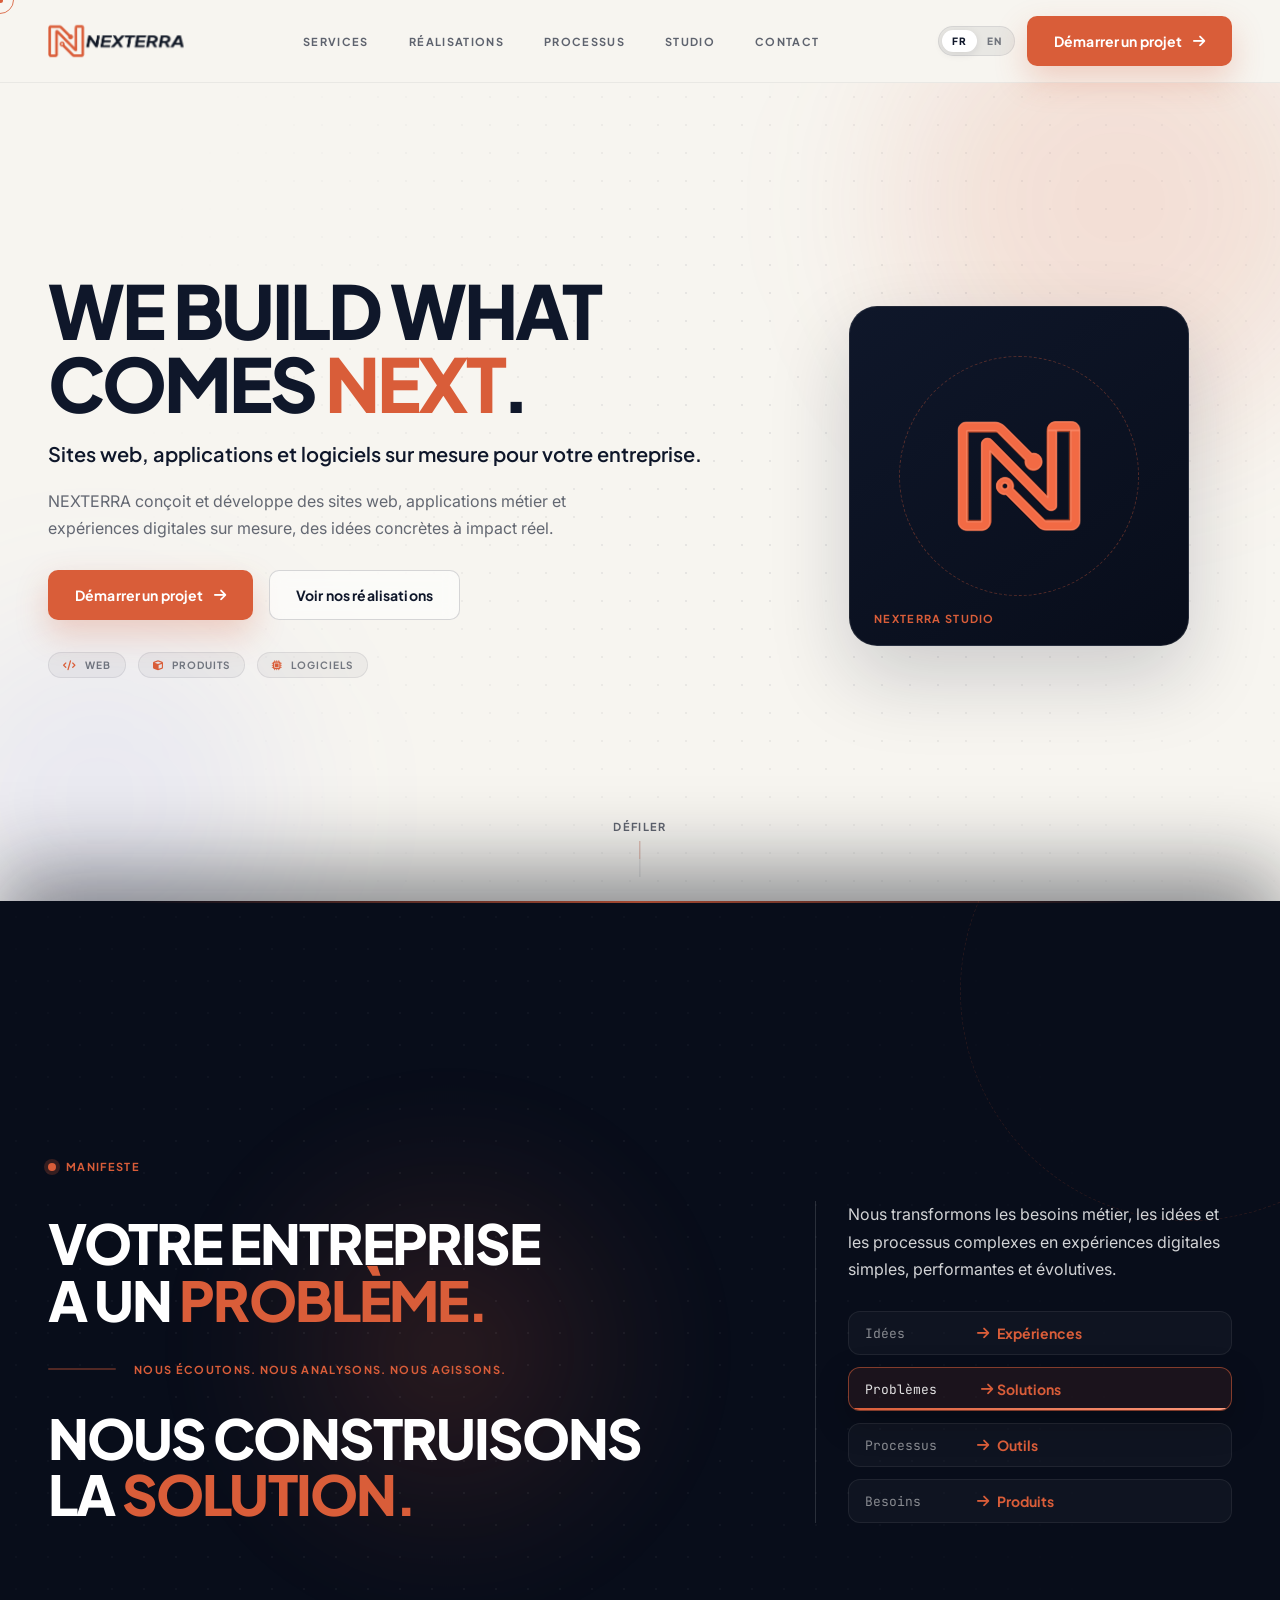
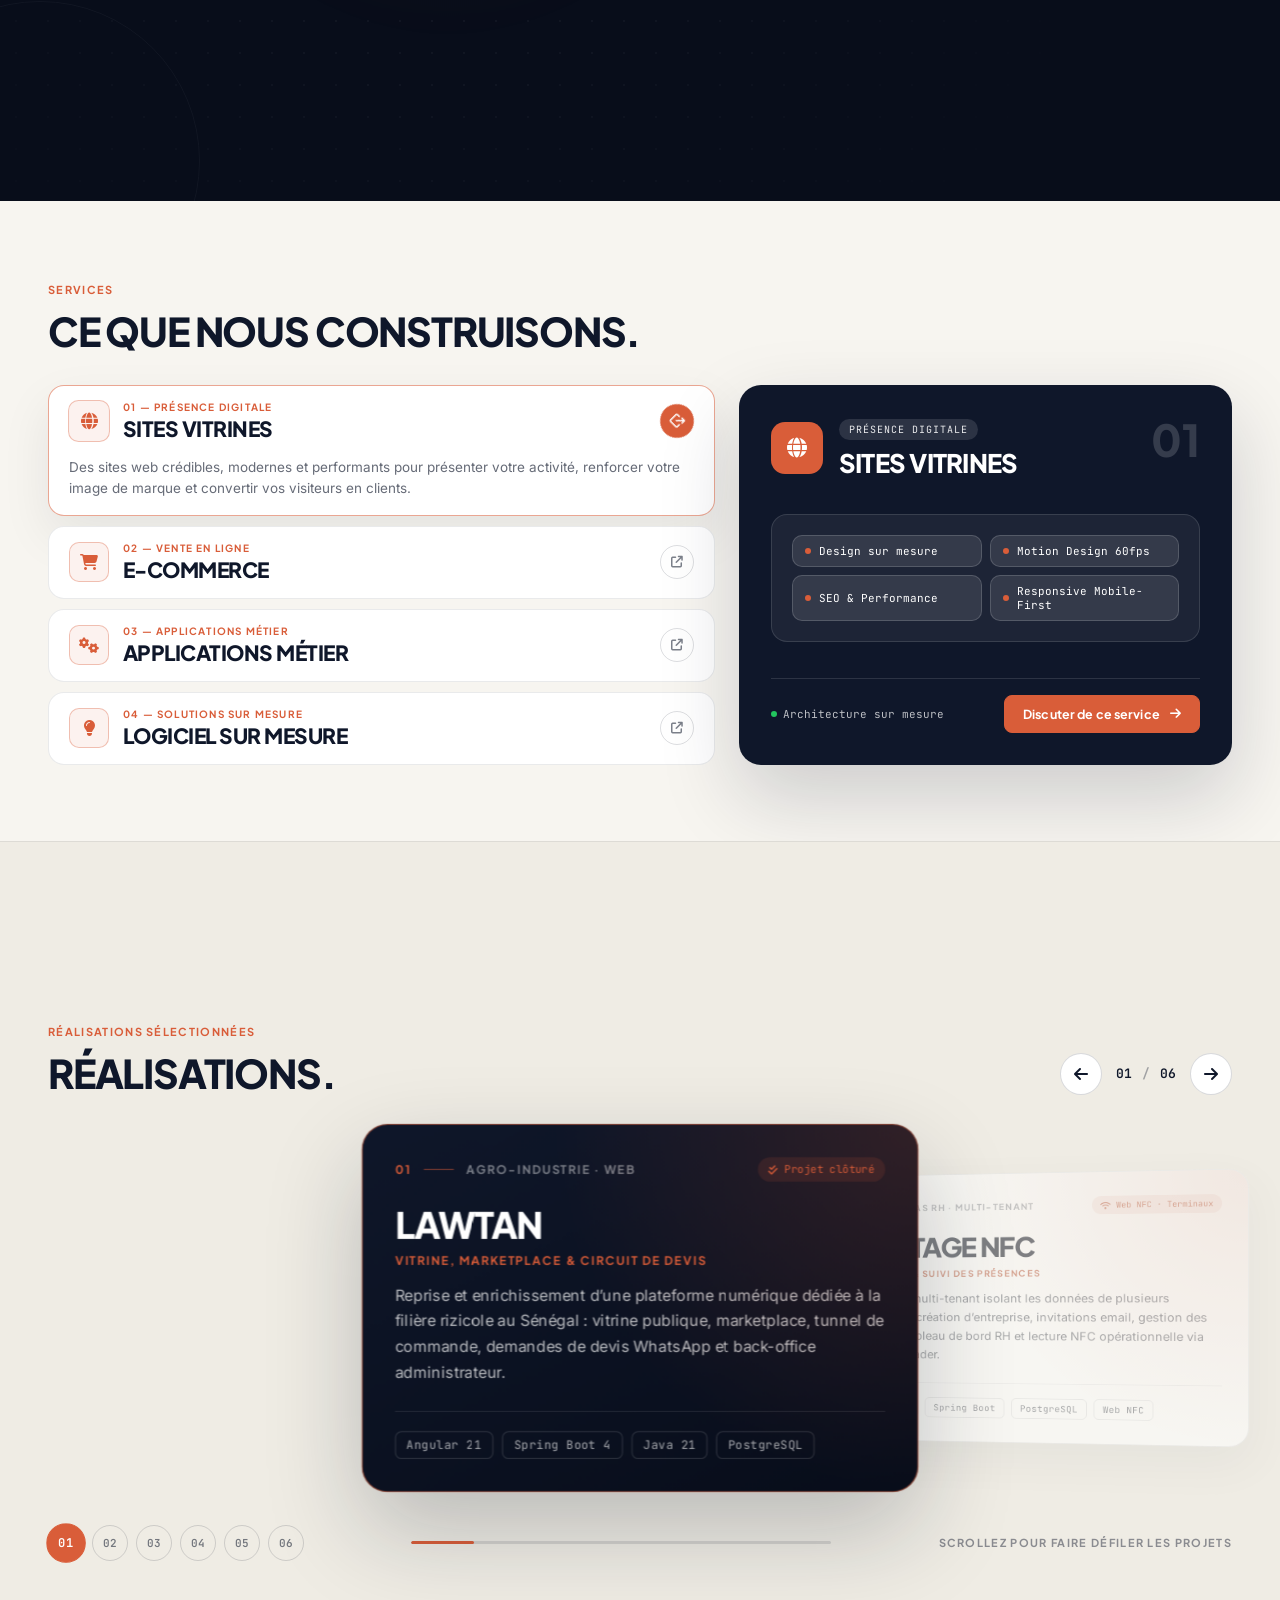
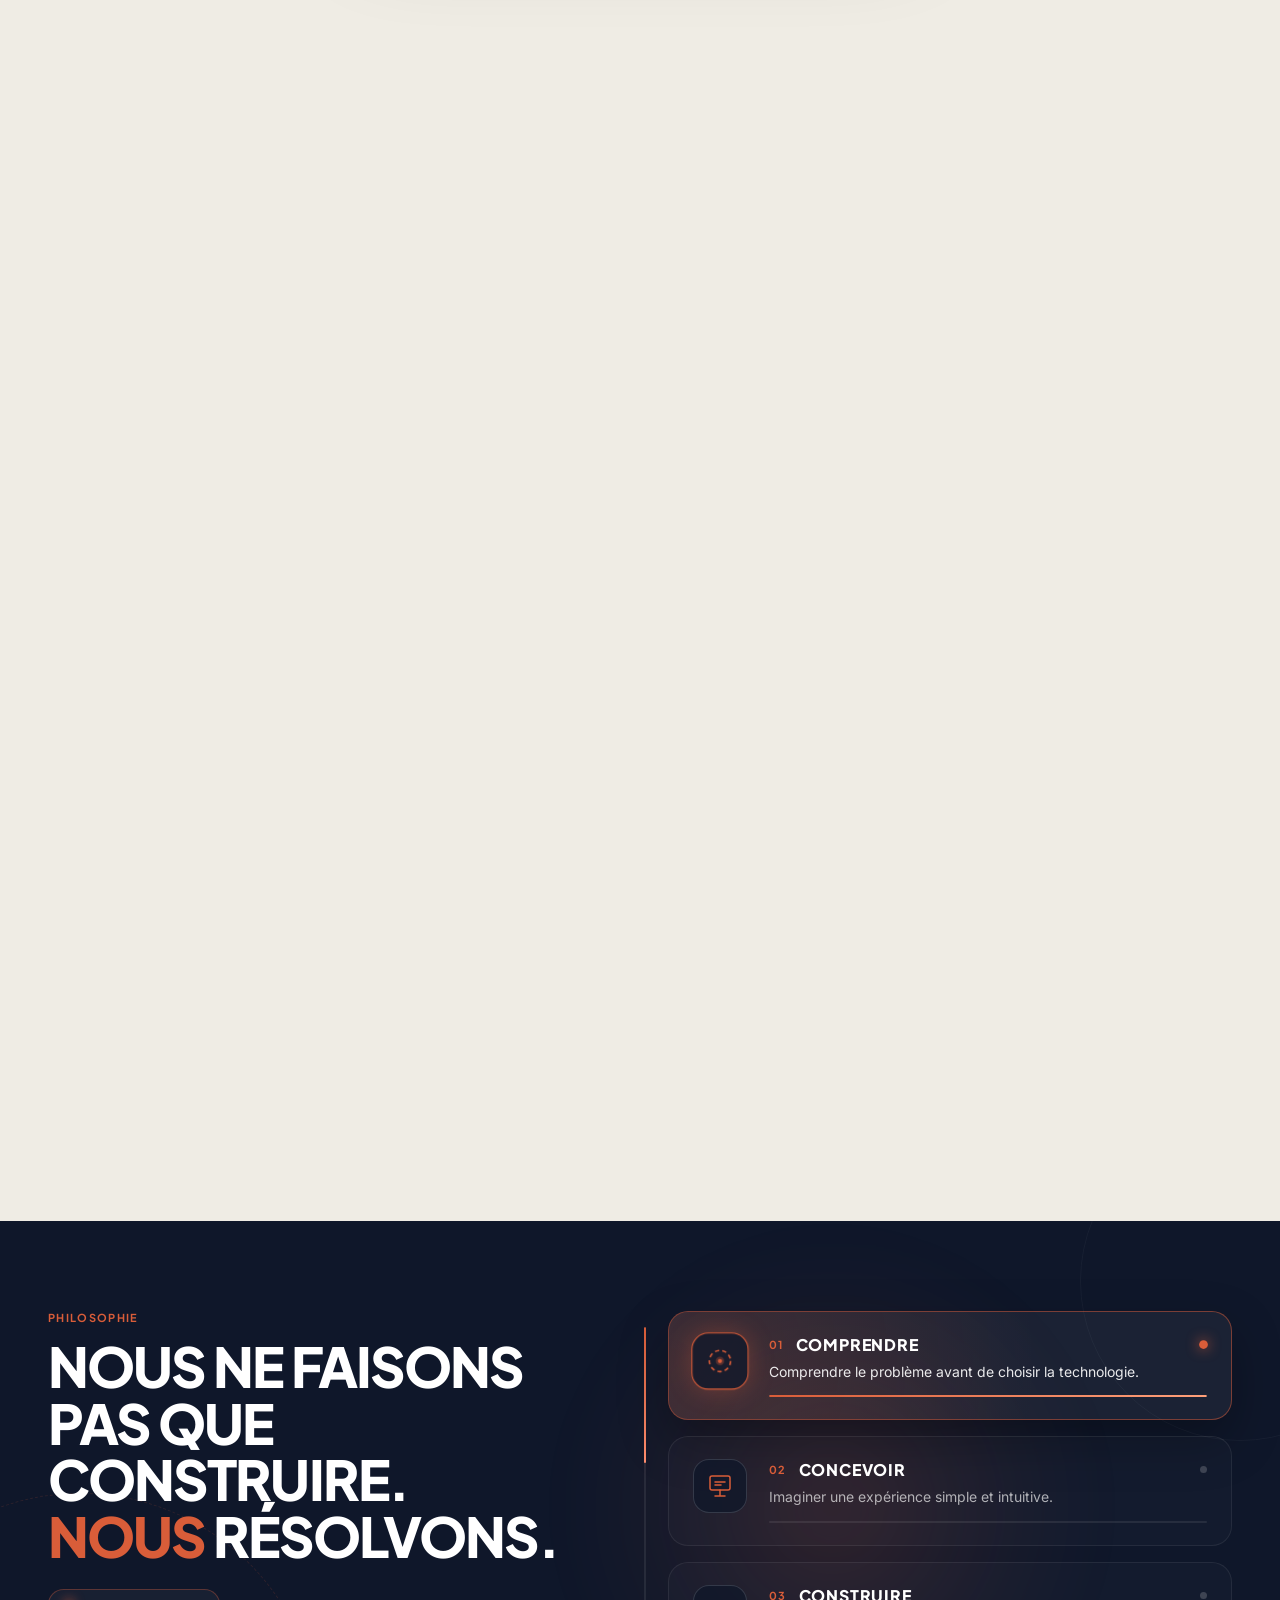
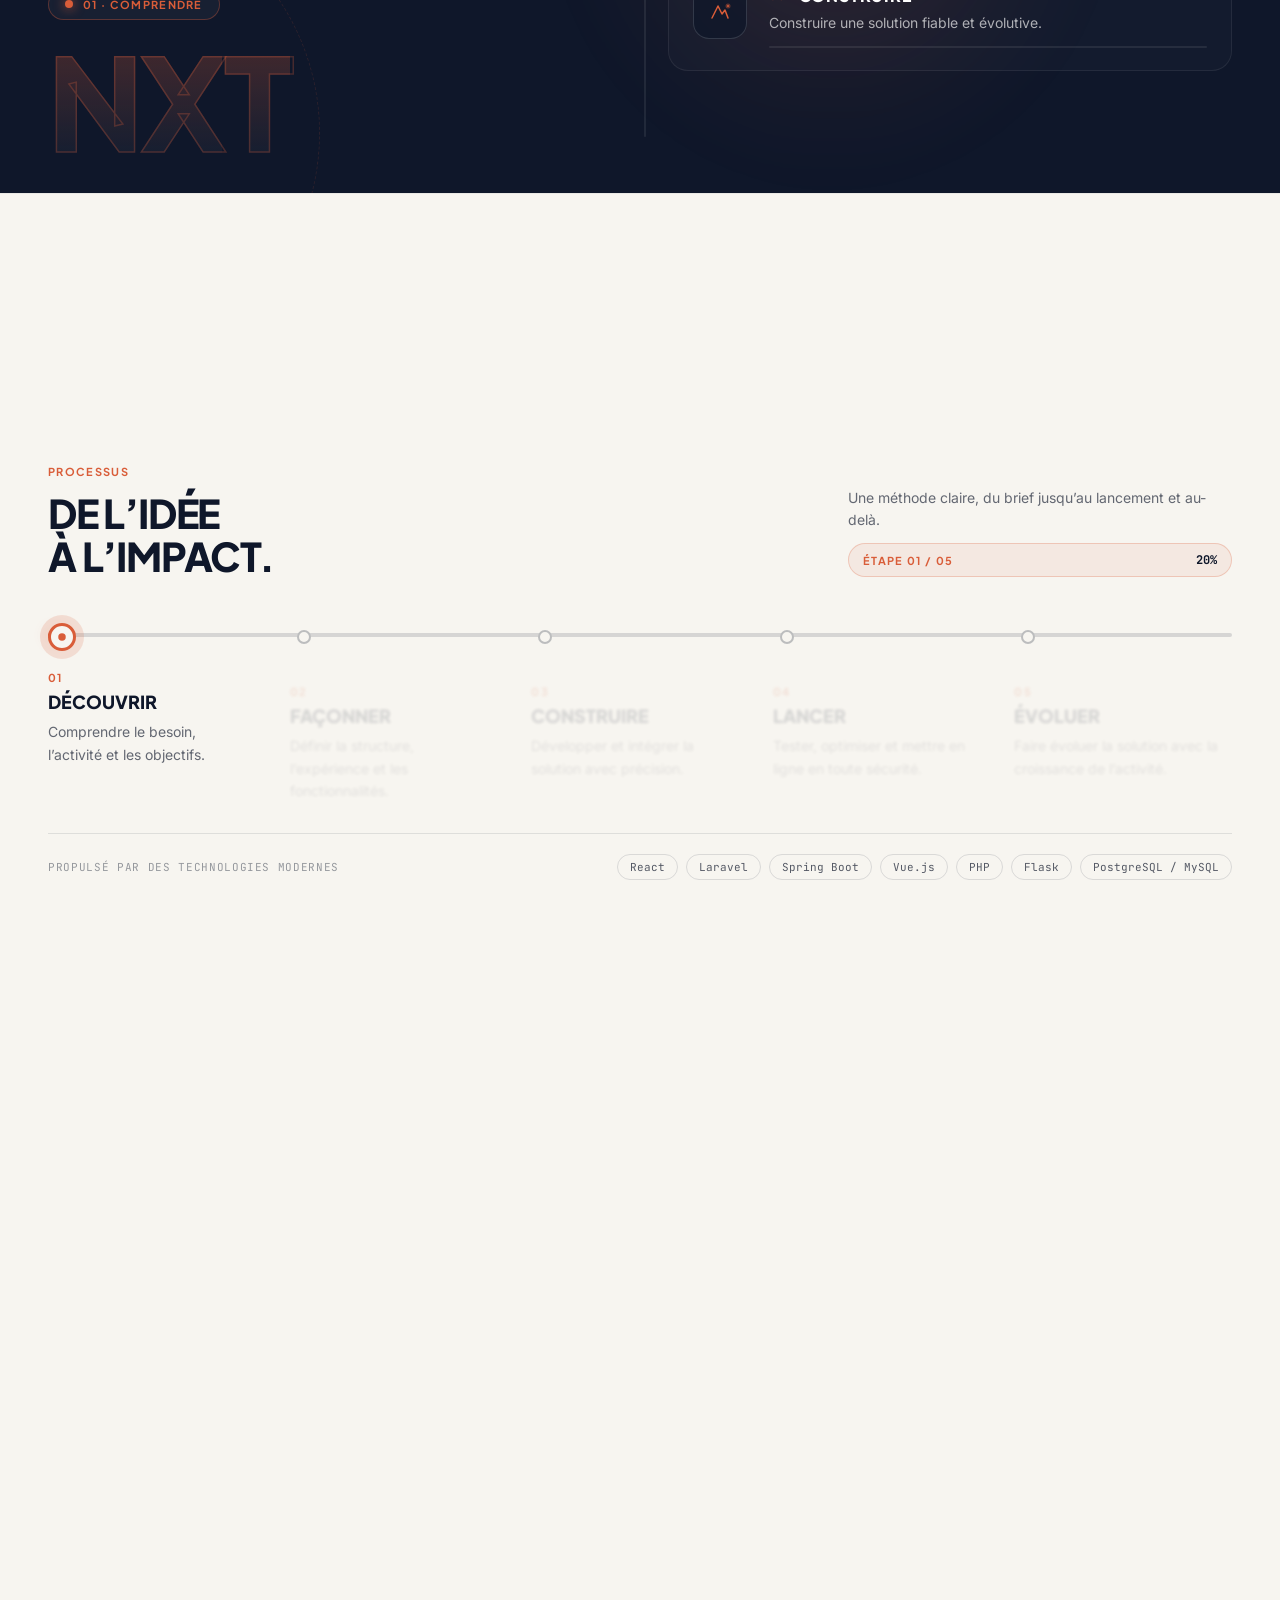
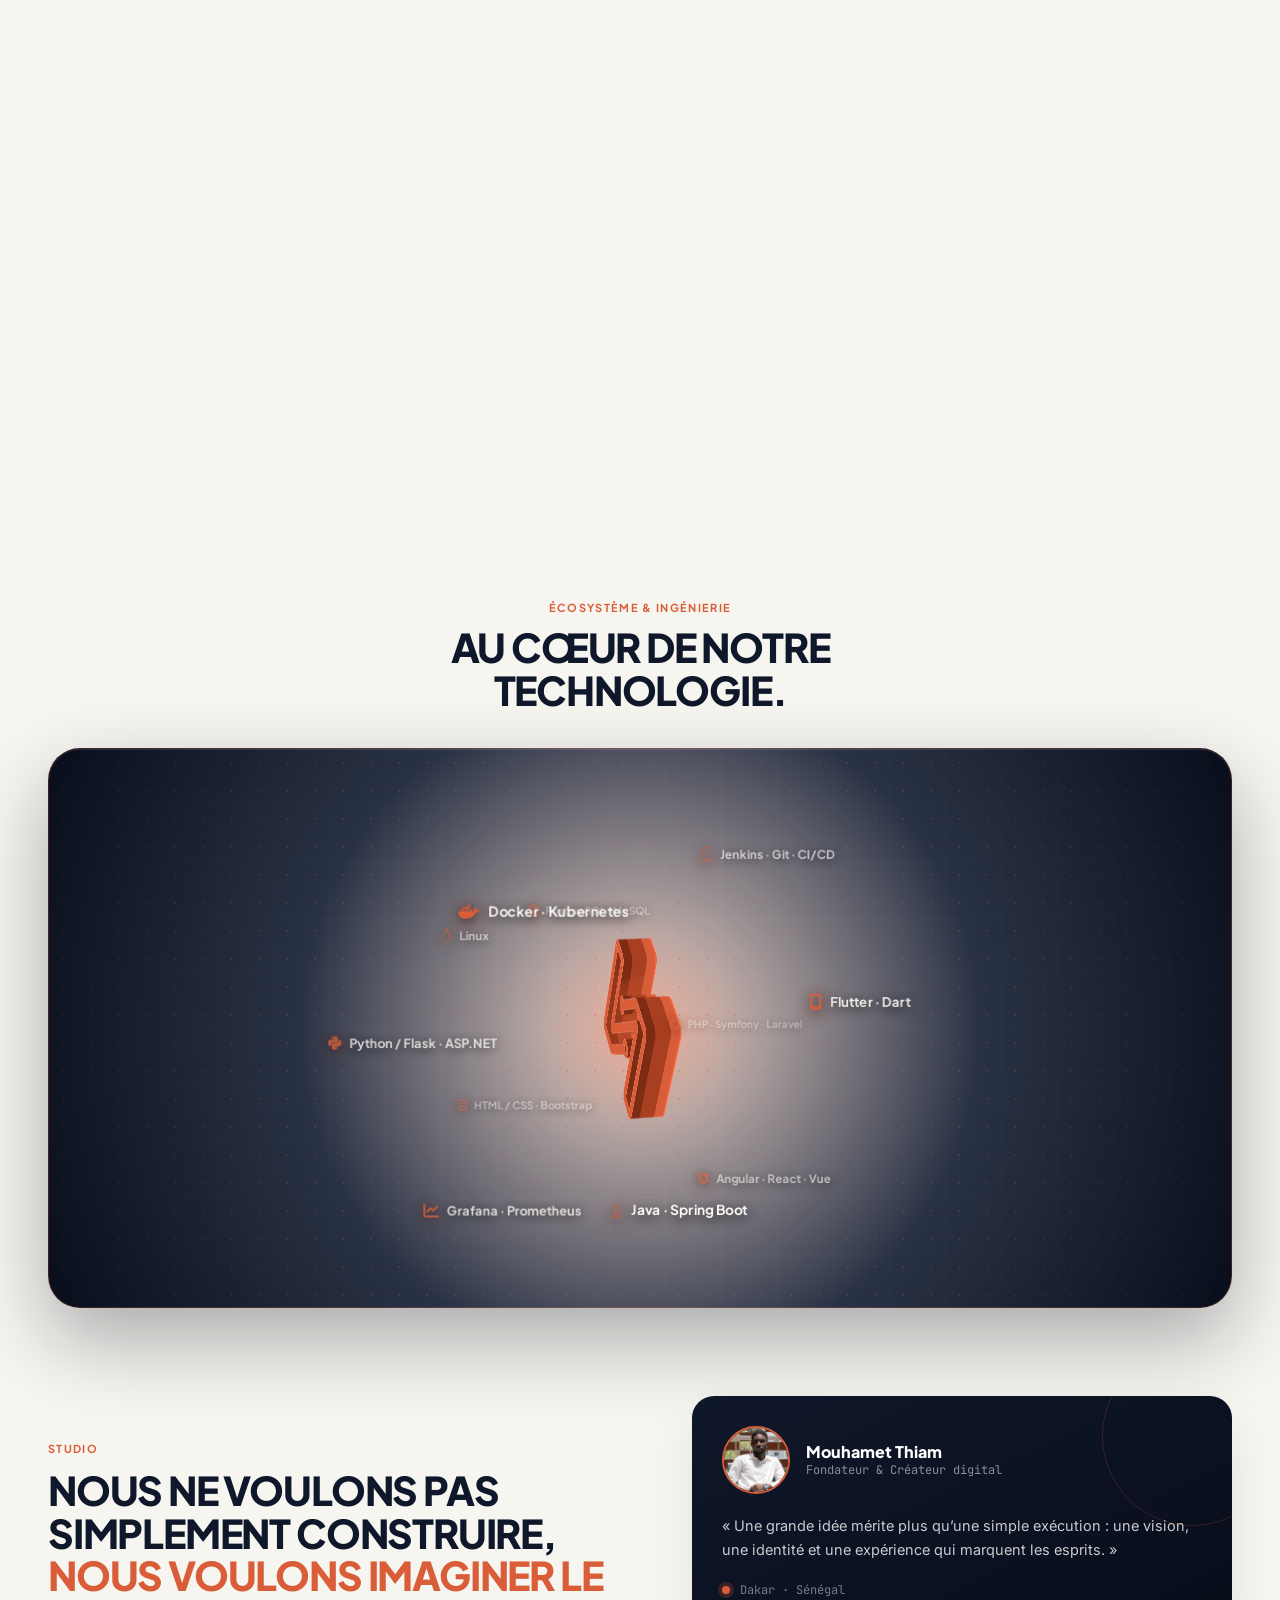
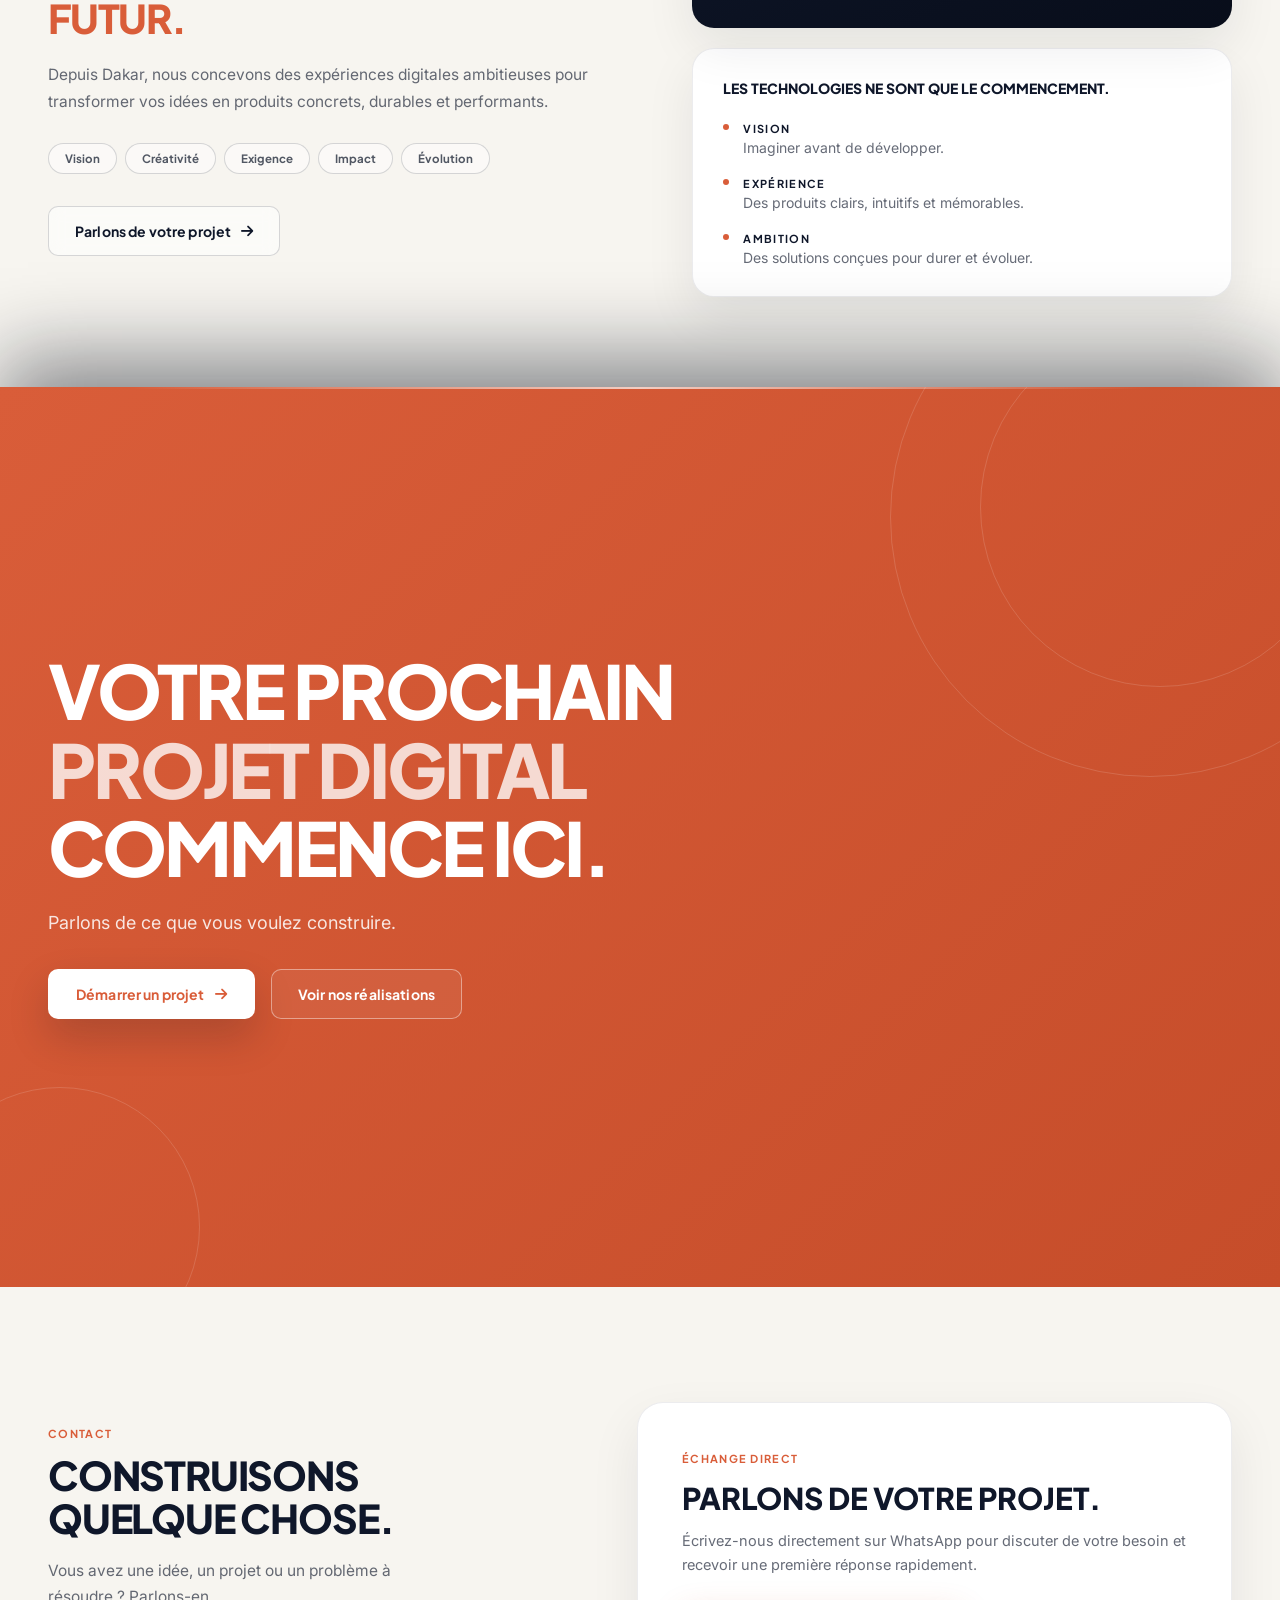
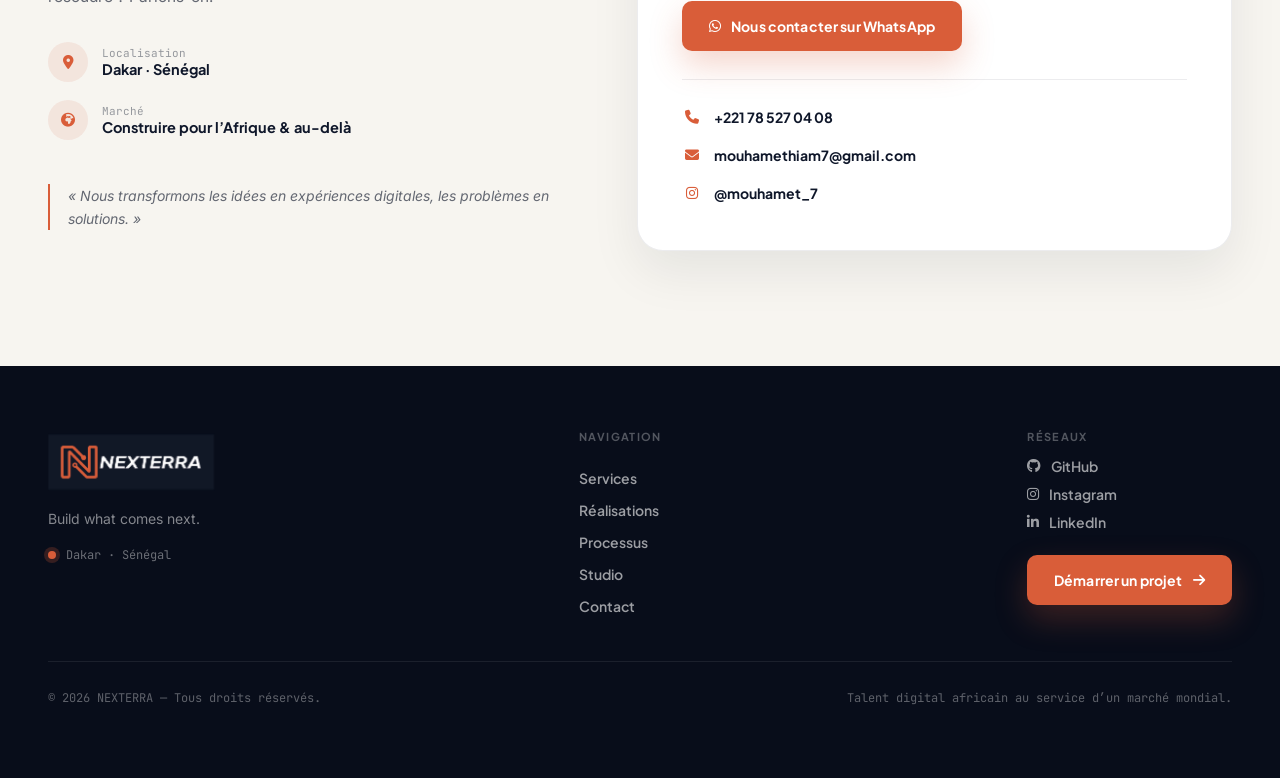
<file: site/index.html>
<!DOCTYPE html>
<html lang="fr" data-motion="high">

<head>
  <meta charset="UTF-8" />
  <meta name="viewport" content="width=device-width, initial-scale=1.0" />

  <!-- SEO Technique -->
  <meta name="robots" content="index, follow" />
  <meta name="theme-color" content="#0F172A" />
  <title>NEXTERRA — Studio digital à Dakar | Sites web, applications &amp; logiciels sur mesure</title>
  <meta name="description"
    content="NEXTERRA conçoit et développe des sites vitrines, boutiques e-commerce, applications métier et logiciels sur mesure pour les entreprises. Studio digital basé à Dakar, Sénégal." />
  <link rel="canonical" href="https://nexter-alpha.vercel.app/" />

  <!-- Open Graph / Social -->
  <meta property="og:title" content="NEXTERRA — Studio digital à Dakar | Sites web, applications &amp; logiciels" />
  <meta property="og:description"
    content="Nous transformons les besoins métier, les idées et les processus complexes en expériences digitales simples, performantes et évolutives." />
  <meta property="og:type" content="website" />
  <meta property="og:url" content="https://nexter-alpha.vercel.app/" />
  <meta property="og:locale" content="fr_FR" />
  <meta property="og:site_name" content="NEXTERRA" />
  <meta property="og:image" content="https://nexter-alpha.vercel.app/assets/img/preview-link.png" />
  <meta property="og:image:type" content="image/png" />
  <meta property="og:image:alt" content="NEXTERRA — Studio digital à Dakar" />
  <meta name="twitter:image" content="https://nexter-alpha.vercel.app/assets/img/preview-link.png" />
  <link rel="image_src" href="https://nexter-alpha.vercel.app/assets/img/preview-link.png" />

  <!-- Twitter Cards -->
  <meta name="twitter:card" content="summary_large_image" />
  <meta name="twitter:title" content="NEXTERRA — Studio digital à Dakar" />
  <meta name="twitter:description"
    content="Sites web, applications métier et logiciels sur mesure pour votre entreprise." />

  <!-- Fonts -->
  <link rel="preconnect" href="https://fonts.googleapis.com" />
  <link rel="preconnect" href="https://fonts.gstatic.com" crossorigin />
  <link
    href="https://fonts.googleapis.com/css2?family=Plus+Jakarta+Sans:ital,wght@0,400;0,500;0,600;0,700;0,800;1,400&family=Inter:wght@400;500;600&family=JetBrains+Mono:wght@400;500;600&display=swap"
    rel="stylesheet" />

  <!-- Icons (Font Awesome 6.5.2 — Règle stricte : zéro emoji dans l'UI) -->
  <link rel="stylesheet" href="https://cdnjs.cloudflare.com/ajax/libs/font-awesome/6.5.2/css/all.min.css"
    integrity="sha512-SnH5WK+bZxgPHs44uWIX+LLJAJ9/2PkPKZ5QiAj6Ta86w+fsb2TkcmfRyVX3pBnMFcV7oQPJkl9QevSCWr3W6A=="
    crossorigin="anonymous" />

  <!-- Styles -->
  <link rel="stylesheet" href="./style/index.css?v=20261120b" />
  <link rel="stylesheet" href="./style/index.css?v=20261121b" />

  <!-- Favicon -->
  <link rel="icon" type="image/x-icon" href="./assets/img/favicon.ico" />

  <!-- JSON-LD Structured Data -->
  <script type="application/ld+json">
  {
    "@context": "https://schema.org",
    "@type": "ProfessionalService",
    "name": "NEXTERRA",
    "description": "Studio digital basé à Dakar spécialisé dans la conception et le développement de sites web, e-commerce, applications métier et logiciels sur mesure.",
    "url": "https://nexter-alpha.vercel.app/",
    "image": "https://nexter-alpha.vercel.app/assets/img/preview-link.png",
    "telephone": "+221785270408",
    "email": "mouhamethiam7@gmail.com",
    "address": {
      "@type": "PostalAddress",
      "addressLocality": "Dakar",
      "addressCountry": "SN"
    },
    "founder": {
      "@type": "Person",
      "name": "Mouhamet Thiam",
      "jobTitle": "Fondateur & Créateur digital",
      "sameAs": [
        "https://github.com/mouhamet07",
        "https://www.linkedin.com/in/mouhamet-thiam/",
        "https://www.instagram.com/mouhamet_7"
      ]
    }
  }
  </script>
</head>

<body>
  <!-- Curseur personnalisé interactif -->
  <div class="custom-cursor" id="cursor" aria-hidden="true">
    <span class="cursor-dot"></span>
  </div>

  <!-- Barre de progression globale du scroll -->
  <div class="scroll-progress-bar" id="scrollProgressBar" aria-hidden="true"></div>

  <!-- HEADER / NAVBAR -->
  <header id="header">
    <div class="nav-inner">
      <button class="logo" type="button" data-magnetic data-strength="0.22"
        onclick="window.scrollTo({top:0,behavior:'smooth'})" aria-label="NEXTERRA — Retour en haut">
        <img src="./assets/img/logo-bgw-2.png" alt="NEXTERRA" width="142" height="32" />
      </button>

      <nav class="nav-links" aria-label="Navigation principale">
        <button class="tag-label nav-btn" type="button" data-magnetic data-strength="0.25"
          onclick="scrollToId('services')" data-i18n="nav.services">Services</button>
        <button class="tag-label nav-btn" type="button" data-magnetic data-strength="0.25" onclick="scrollToId('work')"
          data-i18n="nav.work">Réalisations</button>
        <button class="tag-label nav-btn" type="button" data-magnetic data-strength="0.25"
          onclick="scrollToId('process')" data-i18n="nav.process">Processus</button>
        <button class="tag-label nav-btn" type="button" data-magnetic data-strength="0.25"
          onclick="scrollToId('studio')" data-i18n="nav.studio">Studio</button>
        <button class="tag-label nav-btn" type="button" data-magnetic data-strength="0.25"
          onclick="scrollToId('contact')" data-i18n="nav.contact">Contact</button>
      </nav>

      <div class="nav-actions">
        <div class="lang-switcher" role="group" aria-label="Sélecteur de langue">
          <button type="button" class="lang-btn" data-lang="fr" aria-current="page" data-magnetic
            data-strength="0.2">FR</button>
          <button type="button" class="lang-btn" data-lang="en" aria-current="false" data-magnetic
            data-strength="0.2">EN</button>
        </div>
        <div class="nav-cta">
          <button class="btn-primary" type="button" data-magnetic onclick="scrollToId('contact')">
            <span class="btn-magnetic-inner">
              <span data-i18n="nav.start">Démarrer un projet</span>
              <i class="fa-solid fa-arrow-right" aria-hidden="true"></i>
            </span>
          </button>
        </div>
        <button class="hamburger" id="hamburger" type="button" aria-label="Menu" aria-expanded="false"
          aria-controls="mobileMenu" data-magnetic data-strength="0.25">
          <span></span><span></span><span></span>
        </button>
      </div>
    </div>
  </header>

  <!-- MENU MOBILE -->
  <div class="mobile-menu" id="mobileMenu" aria-hidden="true">
    <nav aria-label="Navigation mobile">
      <button type="button" onclick="scrollToId('services')" data-i18n="nav.services">Services</button>
      <button type="button" onclick="scrollToId('work')" data-i18n="nav.work">Réalisations</button>
      <button type="button" onclick="scrollToId('process')" data-i18n="nav.process">Processus</button>
      <button type="button" onclick="scrollToId('studio')" data-i18n="nav.studio">Studio</button>
      <button type="button" onclick="scrollToId('contact')" data-i18n="nav.contact">Contact</button>
    </nav>
    <div class="mobile-menu-footer">
      <button class="btn-primary" type="button" data-magnetic style="width:100%;justify-content:center"
        onclick="scrollToId('contact')">
        <span class="btn-magnetic-inner">
          <span data-i18n="nav.start">Démarrer un projet</span>
          <i class="fa-solid fa-arrow-right" aria-hidden="true"></i>
        </span>
      </button>
    </div>
  </div>

  <main>
    <!-- ===================================================================
         PAIR 1 : HERO + MANIFESTE (AVEC TRANSITION « COUVRIR » CAPTURE 9)
         =================================================================== -->
    <div class="cover-transition-group" data-cover-group>
      <!-- SECTION 1 : HERO -->
      <section id="hero" class="cover-underlay-section" data-cover-underlay>
        <div class="hero-ambient" aria-hidden="true">
          <div class="hero-orb hero-orb-1"></div>
          <div class="hero-orb hero-orb-2"></div>
          <div class="hero-grid-pattern"></div>
        </div>

        <div class="nxt-wrap hero-layout">
          <div class="hero-content">
            <h1 class="display-xl hero-title" data-reveal data-i18n="hero.title" data-i18n-html="true">
              <span class="hero-line"><span class="text-navy">WE BUILD WHAT</span></span>
              <span class="hero-line"><span>COMES </span><span class="text-terracotta">NEXT</span><span
                  class="text-navy">.</span></span>
            </h1>

            <p class="hero-lead text-navy" data-reveal data-i18n="hero.subtitle">
              Sites web, applications et logiciels sur mesure pour votre entreprise.
            </p>

            <p class="hero-desc" data-reveal data-i18n="hero.description">
              NEXTERRA conçoit et développe des sites web, applications métier et expériences digitales sur mesure, des
              idées concrètes à impact réel.
            </p>

            <div class="hero-actions" data-reveal>
              <button class="btn-primary" type="button" data-magnetic onclick="scrollToId('contact')">
                <span class="btn-magnetic-inner">
                  <span data-i18n="hero.start">Démarrer un projet</span>
                  <i class="fa-solid fa-arrow-right" aria-hidden="true"></i>
                </span>
              </button>
              <button class="btn-ghost" type="button" data-magnetic onclick="scrollToId('work')">
                <span class="btn-magnetic-inner">
                  <span data-i18n="hero.work">Voir nos réalisations</span>
                </span>
              </button>
            </div>

            <div class="hero-tags" data-reveal data-i18n-list="hero.tags">
              <span class="tag-pill" data-magnetic data-strength="0.35"><i class="fa-solid fa-code"
                  aria-hidden="true"></i> <span data-i18n-item>WEB</span></span>
              <span class="tag-pill" data-magnetic data-strength="0.35"><i class="fa-solid fa-cube"
                  aria-hidden="true"></i> <span data-i18n-item>PRODUITS</span></span>
              <span class="tag-pill" data-magnetic data-strength="0.35"><i class="fa-solid fa-microchip"
                  aria-hidden="true"></i> <span data-i18n-item>LOGICIELS</span></span>
            </div>
          </div>

          <!-- Petit aperçu 3D interactif dans le Hero -->
          <div class="hero-visual" data-reveal aria-hidden="true">
            <div class="hero-badge-card">
              <div class="hero-badge-ring"></div>
              <div class="hero-mini-n3d" id="heroMiniN3D">
                <!-- Extrusion 3D générée en JS/CSS -->
              </div>
              <div class="hero-badge-meta">
                <span class="tag-label text-terracotta">NEXTERRA STUDIO</span>
              </div>
            </div>
          </div>
        </div>

        <button class="hero-scroll-cue" type="button" data-magnetic data-strength="0.3"
          onclick="scrollToId('manifesto')" aria-label="Défiler vers le manifeste">
          <span class="tag-label text-navy" data-i18n="hero.scroll">Défiler</span>
          <span class="scroll-cue-line"><span class="scroll-cue-runner"></span></span>
        </button>
      </section>

      <!-- SECTION 2 : MANIFESTO (TRANSITION COUVRIR POWERPOINT 100% + MOTION DESIGN VIVANT) -->
      <section id="manifesto" class="cover-overlay-section reveal-section" data-cover-overlay>
        <div class="cover-edge-highlight" aria-hidden="true"></div>
        <div class="manifesto-ambient" aria-hidden="true">
          <div class="manifesto-spotlight" id="manifestoSpotlight"></div>
          <div class="manifesto-grid-bg"></div>
          <div class="manifesto-ring manifesto-ring-1"></div>
          <div class="manifesto-ring manifesto-ring-2"></div>
        </div>

        <div class="nxt-wrap manifesto-wrap">
          <div class="manifesto-kicker" data-reveal>
            <span class="pulse-dot" aria-hidden="true"></span>
            <span class="tag-label text-terracotta" data-i18n="manifesto.label">Manifeste</span>
          </div>

          <div class="manifesto-grid">
            <div class="manifesto-headline">
              <h2 class="display-lg text-white" data-reveal data-i18n="manifesto.title" data-i18n-html="true">
                VOTRE ENTREPRISE<br />A UN <span class="text-terracotta">PROBLÈME.</span>
              </h2>

              <div class="manifesto-divider" data-reveal>
                <div class="manifesto-divider-line">
                  <span class="manifesto-divider-beam"></span>
                </div>
                <span class="tag-label text-terracotta" data-i18n="manifesto.divider">NOUS ÉCOUTONS. NOUS ANALYSONS.
                  NOUS AGISSONS.</span>
              </div>

              <h2 class="display-lg text-white" data-reveal data-i18n="manifesto.solution" data-i18n-html="true">
                NOUS CONSTRUISONS<br />LA <span class="text-terracotta">SOLUTION.</span>
              </h2>
            </div>

            <div class="manifesto-aside" data-reveal>
              <p class="manifesto-copy" data-i18n="manifesto.copy">
                Nous transformons les besoins métier, les idées et les processus complexes en expériences digitales
                simples, performantes et évolutives.
              </p>

              <div class="manifesto-map" id="manifestoMap" data-stagger>
                <div class="manifesto-row is-active" data-manifesto-idx="0" data-reveal tabindex="0">
                  <span class="manifesto-from" data-i18n="manifesto.map.ideas">Idées</span>
                  <span class="manifesto-to text-terracotta"><i class="fa-solid fa-arrow-right manifesto-arrow"
                      aria-hidden="true"></i> <span data-i18n="manifesto.map.experiences">Expériences</span></span>
                  <span class="manifesto-row-beam" aria-hidden="true"></span>
                </div>
                <div class="manifesto-row" data-manifesto-idx="1" data-reveal tabindex="0">
                  <span class="manifesto-from" data-i18n="manifesto.map.problems">Problèmes</span>
                  <span class="manifesto-to text-terracotta"><i class="fa-solid fa-arrow-right manifesto-arrow"
                      aria-hidden="true"></i> <span data-i18n="manifesto.map.solutions">Solutions</span></span>
                  <span class="manifesto-row-beam" aria-hidden="true"></span>
                </div>
                <div class="manifesto-row" data-manifesto-idx="2" data-reveal tabindex="0">
                  <span class="manifesto-from" data-i18n="manifesto.map.processes">Processus</span>
                  <span class="manifesto-to text-terracotta"><i class="fa-solid fa-arrow-right manifesto-arrow"
                      aria-hidden="true"></i> <span data-i18n="manifesto.map.tools">Outils</span></span>
                  <span class="manifesto-row-beam" aria-hidden="true"></span>
                </div>
                <div class="manifesto-row" data-manifesto-idx="3" data-reveal tabindex="0">
                  <span class="manifesto-from" data-i18n="manifesto.map.needs">Besoins</span>
                  <span class="manifesto-to text-terracotta"><i class="fa-solid fa-arrow-right manifesto-arrow"
                      aria-hidden="true"></i> <span data-i18n="manifesto.map.products">Produits</span></span>
                  <span class="manifesto-row-beam" aria-hidden="true"></span>
                </div>
              </div>
            </div>
          </div>
        </div>
      </section>
    </div>

    <!-- ===================================================================
         SECTION 3 : SERVICES (CAPTURE 1 — ACCORDÉON INTERACTIF ANIMÉ)
         =================================================================== -->
    <section id="services" class="reveal-section">
      <div class="nxt-wrap">
        <div class="services-header">
          <div data-reveal>
            <span class="tag-label text-terracotta section-kicker" data-i18n="services.label">Services</span>
            <h2 class="display-md text-navy" data-i18n="services.title">CE QUE NOUS CONSTRUISONS.</h2>
          </div>
        </div>

        <div class="services-accordion-layout" data-reveal>
          <!-- Liste Accordéon à gauche -->
          <div class="services-accordion" id="servicesAccordion" role="tablist" aria-label="Nos services">
            <!-- Service 01 -->
            <article class="service-acc-item is-active" data-service-index="0" data-theme="light">
              <button class="service-acc-trigger" type="button" role="tab" aria-expanded="true"
                aria-controls="service-panel-0" id="service-tab-0">
                <div class="service-acc-head">
                  <span class="service-acc-icon"><i class="fa-solid fa-globe" aria-hidden="true"></i></span>
                  <div class="service-acc-titles">
                    <span class="tag-label service-acc-tag" data-i18n="services.websites.label">01 — Présence
                      digitale</span>
                    <h3 class="service-acc-title" data-i18n="services.websites.title">SITES VITRINES</h3>
                  </div>
                </div>
                <span class="service-acc-arrow" data-magnetic data-strength="0.35">
                  <i class="fa-solid fa-arrow-up-right-from-square" aria-hidden="true"></i>
                </span>
              </button>
              <div class="service-acc-panel" id="service-panel-0" role="tabpanel" aria-labelledby="service-tab-0">
                <div class="service-acc-panel-inner">
                  <p class="service-acc-desc" data-i18n="services.websites.description">
                    Des sites web crédibles, modernes et performants pour présenter votre activité, renforcer votre
                    image de marque et convertir vos visiteurs en clients.
                  </p>
                  <div class="service-acc-chips" data-i18n-list="services.websites.chips">
                    <span class="service-chip" data-i18n-item>Design sur mesure</span>
                    <span class="service-chip" data-i18n-item>Motion Design 60fps</span>
                    <span class="service-chip" data-i18n-item>SEO &amp; Performance</span>
                    <span class="service-chip" data-i18n-item>Responsive Mobile-First</span>
                  </div>
                  <div class="service-acc-cta">
                    <button class="btn-link" type="button" data-magnetic onclick="scrollToId('contact')">
                      <span class="btn-magnetic-inner">
                        <span data-i18n="services.cta">Discuter de ce service</span>
                        <i class="fa-solid fa-arrow-right" aria-hidden="true"></i>
                      </span>
                    </button>
                  </div>
                </div>
              </div>
            </article>

            <!-- Service 02 -->
            <article class="service-acc-item" data-service-index="1" data-theme="orange">
              <button class="service-acc-trigger" type="button" role="tab" aria-expanded="false"
                aria-controls="service-panel-1" id="service-tab-1">
                <div class="service-acc-head">
                  <span class="service-acc-icon"><i class="fa-solid fa-cart-shopping" aria-hidden="true"></i></span>
                  <div class="service-acc-titles">
                    <span class="tag-label service-acc-tag" data-i18n="services.ecommerce.label">02 — Vente en
                      ligne</span>
                    <h3 class="service-acc-title" data-i18n="services.ecommerce.title">E-COMMERCE</h3>
                  </div>
                </div>
                <span class="service-acc-arrow" data-magnetic data-strength="0.35">
                  <i class="fa-solid fa-arrow-up-right-from-square" aria-hidden="true"></i>
                </span>
              </button>
              <div class="service-acc-panel" id="service-panel-1" role="tabpanel" aria-labelledby="service-tab-1">
                <div class="service-acc-panel-inner">
                  <p class="service-acc-desc" data-i18n="services.ecommerce.description">
                    Des parcours de vente pensés pour présenter vos produits, fluidifier l'expérience d'achat et
                    accompagner durablement votre croissance commerciale.
                  </p>
                  <div class="service-acc-chips" data-i18n-list="services.ecommerce.chips">
                    <span class="service-chip" data-i18n-item>Catalogue &amp; Variantes</span>
                    <span class="service-chip" data-i18n-item>Tunnel de commande fluide</span>
                    <span class="service-chip" data-i18n-item>Paiements &amp; Livraison</span>
                    <span class="service-chip" data-i18n-item>Back-office intuitif</span>
                  </div>
                  <div class="service-acc-cta">
                    <button class="btn-link" type="button" data-magnetic onclick="scrollToId('contact')">
                      <span class="btn-magnetic-inner">
                        <span data-i18n="services.cta">Discuter de ce service</span>
                        <i class="fa-solid fa-arrow-right" aria-hidden="true"></i>
                      </span>
                    </button>
                  </div>
                </div>
              </div>
            </article>

            <!-- Service 03 -->
            <article class="service-acc-item" data-service-index="2" data-theme="dark">
              <button class="service-acc-trigger" type="button" role="tab" aria-expanded="false"
                aria-controls="service-panel-2" id="service-tab-2">
                <div class="service-acc-head">
                  <span class="service-acc-icon"><i class="fa-solid fa-gears" aria-hidden="true"></i></span>
                  <div class="service-acc-titles">
                    <span class="tag-label service-acc-tag" data-i18n="services.applications.label">03 — Applications
                      métier</span>
                    <h3 class="service-acc-title" data-i18n="services.applications.title">APPLICATIONS MÉTIER</h3>
                  </div>
                </div>
                <span class="service-acc-arrow" data-magnetic data-strength="0.35">
                  <i class="fa-solid fa-arrow-up-right-from-square" aria-hidden="true"></i>
                </span>
              </button>
              <div class="service-acc-panel" id="service-panel-2" role="tabpanel" aria-labelledby="service-tab-2">
                <div class="service-acc-panel-inner">
                  <p class="service-acc-desc" data-i18n="services.applications.description">
                    Des outils sur mesure pour digitaliser vos processus internes, centraliser vos opérations et
                    simplifier votre quotidien avec une fiabilité maximale.
                  </p>
                  <div class="service-acc-chips" data-i18n-list="services.applications.chips">
                    <span class="service-chip" data-i18n-item>CRM &amp; Portails métier</span>
                    <span class="service-chip" data-i18n-item>Automatisation de flux</span>
                    <span class="service-chip" data-i18n-item>Tableaux de bord temps réel</span>
                    <span class="service-chip" data-i18n-item>Accès multi-rôles</span>
                  </div>
                  <div class="service-acc-cta">
                    <button class="btn-link" type="button" data-magnetic onclick="scrollToId('contact')">
                      <span class="btn-magnetic-inner">
                        <span data-i18n="services.cta">Discuter de ce service</span>
                        <i class="fa-solid fa-arrow-right" aria-hidden="true"></i>
                      </span>
                    </button>
                  </div>
                </div>
              </div>
            </article>

            <!-- Service 04 -->
            <article class="service-acc-item" data-service-index="3" data-theme="sand">
              <button class="service-acc-trigger" type="button" role="tab" aria-expanded="false"
                aria-controls="service-panel-3" id="service-tab-3">
                <div class="service-acc-head">
                  <span class="service-acc-icon"><i class="fa-solid fa-lightbulb" aria-hidden="true"></i></span>
                  <div class="service-acc-titles">
                    <span class="tag-label service-acc-tag" data-i18n="services.products.label">04 — Solutions sur
                      mesure</span>
                    <h3 class="service-acc-title" data-i18n="services.products.title">LOGICIEL SUR MESURE</h3>
                  </div>
                </div>
                <span class="service-acc-arrow" data-magnetic data-strength="0.35">
                  <i class="fa-solid fa-arrow-up-right-from-square" aria-hidden="true"></i>
                </span>
              </button>
              <div class="service-acc-panel" id="service-panel-3" role="tabpanel" aria-labelledby="service-tab-3">
                <div class="service-acc-panel-inner">
                  <p class="service-acc-desc" data-i18n="services.products.description">
                    Un logiciel ou produit SaaS pensé pour votre besoin précis, de la conception architecturale jusqu'au
                    lancement et à l'évolution continue.
                  </p>
                  <div class="service-acc-chips" data-i18n-list="services.products.chips">
                    <span class="service-chip" data-i18n-item>Architecture évolutive</span>
                    <span class="service-chip" data-i18n-item>API &amp; Base de données</span>
                    <span class="service-chip" data-i18n-item>MVP &amp; Produit SaaS</span>
                    <span class="service-chip" data-i18n-item>Scalabilité &amp; Sécurité</span>
                  </div>
                  <div class="service-acc-cta">
                    <button class="btn-link" type="button" data-magnetic onclick="scrollToId('contact')">
                      <span class="btn-magnetic-inner">
                        <span data-i18n="services.cta">Discuter de ce service</span>
                        <i class="fa-solid fa-arrow-right" aria-hidden="true"></i>
                      </span>
                    </button>
                  </div>
                </div>
              </div>
            </article>
          </div>

          <!-- Panneau de détails complet et structuré à droite (toutes les infos visibles sans scroller) -->
          <div class="services-stage-preview" id="servicesStagePreview" data-active-theme="light">
            <div class="stage-preview-card">
              <div class="stage-preview-header">
                <div class="stage-preview-head-left">
                  <div class="preview-icon-hero" id="stagePreviewIcon">
                    <i class="fa-solid fa-globe" aria-hidden="true"></i>
                  </div>
                  <div>
                    <span class="stage-preview-badge" id="stagePreviewBadge">PRÉSENCE DIGITALE</span>
                    <h3 class="stage-preview-title" id="stagePreviewTitle">SITES VITRINES</h3>
                  </div>
                </div>
                <span class="stage-preview-num" id="stagePreviewNum">01</span>
              </div>

              <div class="stage-preview-body">
                <div class="stage-preview-chips" id="stagePreviewChips">
                  <span class="stage-preview-chip">Design sur mesure</span>
                  <span class="stage-preview-chip">Motion Design 60fps</span>
                  <span class="stage-preview-chip">SEO &amp; Performance</span>
                  <span class="stage-preview-chip">Responsive Mobile-First</span>
                </div>
              </div>

              <div class="stage-preview-footer">
                <span class="stage-preview-status"><span class="status-dot"></span> <span
                    data-i18n="services.architecture">Architecture sur mesure</span></span>
                <button class="btn-link stage-preview-cta" type="button" data-magnetic onclick="scrollToId('contact')">
                  <span class="btn-magnetic-inner">
                    <span id="stagePreviewCtaText" data-i18n="services.cta">Discuter de ce service</span>
                    <i class="fa-solid fa-arrow-right" aria-hidden="true"></i>
                  </span>
                </button>
              </div>
            </div>
          </div>
        </div>
      </div>
    </section>

    <!-- ===================================================================
         SECTION 4 : RÉALISATIONS (CAPTURES 2 & 3 — 3-CARDS HORIZONTAL SCROLL)
         =================================================================== -->
    <section id="work" class="work-scroll-section">
      <div class="work-sticky-viewport" id="workStickyViewport">
        <div class="nxt-wrap work-stage-inner">
          <div class="work-header">
            <div>
              <span class="tag-label text-terracotta section-kicker" data-i18n="work.label">Réalisations
                sélectionnées</span>
              <h2 class="display-md text-navy" data-i18n="work.title">RÉALISATIONS.</h2>
            </div>
            <div class="work-header-right">
              <div class="work-controls" aria-label="Contrôles du carrousel de projets">
                <button type="button" class="work-nav-btn" id="workPrevBtn" data-magnetic data-strength="0.35"
                  aria-label="Projet précédent">
                  <i class="fa-solid fa-arrow-left" aria-hidden="true"></i>
                </button>
                <div class="work-counter">
                  <span id="workCurrentIndex">01</span>
                  <span class="work-counter-sep">/</span>
                  <span>06</span>
                </div>
                <button type="button" class="work-nav-btn" id="workNextBtn" data-magnetic data-strength="0.35"
                  aria-label="Projet suivant">
                  <i class="fa-solid fa-arrow-right" aria-hidden="true"></i>
                </button>
              </div>
            </div>
          </div>

          <!-- SCÈNE 3-CARDS : Gauche (dépassée), Centre (principale plus grande), Droite (à venir) -->
          <div class="work-carousel-stage" id="workCarouselStage">
            <div class="work-cards-track" id="workCardsTrack">
              <!-- Card 01 : LAWTAN (Web Full Stack) -->
              <article class="work-card dark is-active" data-work-index="0" tabindex="0">
                <div class="work-card-glow" aria-hidden="true"></div>
                <div class="work-card-top">
                  <div class="work-card-meta">
                    <span class="tag-label text-terracotta">01</span>
                    <span class="work-meta-line"></span>
                    <span class="tag-label work-cat" data-i18n="work.categories.lawtan">Agro-industrie · Web</span>
                  </div>
                  <span class="work-card-status"><i class="fa-solid fa-check-double" aria-hidden="true"></i> <span
                      data-i18n="work.statuses.lawtan">Projet clôturé</span></span>
                </div>

                <div class="work-card-body">
                  <h3>LAWTAN</h3>
                  <p class="tag-label work-subtitle" data-i18n="work.titles.lawtan">Vitrine, marketplace &amp; circuit
                    de devis</p>
                  <p class="work-desc" data-i18n="work.descriptions.lawtan">
                    Reprise et enrichissement d'une plateforme numérique dédiée à la filière rizicole au Sénégal :
                    vitrine publique, marketplace, tunnel de commande, demandes de devis WhatsApp et back-office
                    administrateur.
                  </p>
                </div>

                <div class="work-card-footer">
                  <div class="work-tech-list">
                    <span class="tech-tag">Angular 21</span>
                    <span class="tech-tag">Spring Boot 4</span>
                    <span class="tech-tag">Java 21</span>
                    <span class="tech-tag">PostgreSQL</span>
                  </div>
                </div>
              </article>

              <!-- Card 02 : POINTAGE NFC (Web & Terminaux NFC) -->
              <article class="work-card light is-next" data-work-index="1" tabindex="0">
                <div class="work-card-glow" aria-hidden="true"></div>
                <div class="work-card-top">
                  <div class="work-card-meta">
                    <span class="tag-label text-terracotta">02</span>
                    <span class="work-meta-line"></span>
                    <span class="tag-label work-cat" data-i18n="work.categories.nfc">SaaS RH · Multi-tenant</span>
                  </div>
                  <span class="work-card-status"><i class="fa-solid fa-wifi" aria-hidden="true"></i> <span
                      data-i18n="work.statuses.nfc">Web NFC · Terminaux</span></span>
                </div>

                <div class="work-card-body">
                  <h3>POINTAGE NFC</h3>
                  <p class="tag-label work-subtitle" data-i18n="work.titles.nfc">Gestion RH &amp; suivi des présences
                  </p>
                  <p class="work-desc" data-i18n="work.descriptions.nfc">
                    Application multi-tenant isolant les données de plusieurs entreprises : création d'entreprise,
                    invitations email, gestion des employés, tableau de bord RH et lecture NFC opérationnelle via Web
                    NFC Reader.
                  </p>
                </div>

                <div class="work-card-footer">
                  <div class="work-tech-list">
                    <span class="tech-tag">Angular 21</span>
                    <span class="tech-tag">Spring Boot</span>
                    <span class="tech-tag">PostgreSQL</span>
                    <span class="tech-tag">Web NFC</span>
                  </div>
                </div>
              </article>

              <!-- Card 03 : IMMOSN (Web Full Stack) -->
              <article class="work-card dark is-far-right" data-work-index="2" tabindex="0">
                <div class="work-card-glow" aria-hidden="true"></div>
                <div class="work-card-top">
                  <div class="work-card-meta">
                    <span class="tag-label text-terracotta">03</span>
                    <span class="work-meta-line"></span>
                    <span class="tag-label work-cat" data-i18n="work.categories.immosn">Immobilier · Full
                      Lifecycle</span>
                  </div>
                  <span class="work-card-status"><i class="fa-solid fa-layer-group" aria-hidden="true"></i> <span
                      data-i18n="work.statuses.immosn">Plateforme</span></span>
                </div>

                <div class="work-card-body">
                  <h3>IMMOSN</h3>
                  <p class="tag-label work-subtitle" data-i18n="work.titles.immosn">Plateforme de gestion immobilière
                  </p>
                  <p class="work-desc" data-i18n="work.descriptions.immosn">
                    Plateforme centralisant annonces, utilisateurs, visites et contrats. Prise en charge complète de la
                    modélisation à la supervision : API REST sécurisée par JWT, Docker, CI/CD et PostgreSQL.
                  </p>
                </div>

                <div class="work-card-footer">
                  <div class="work-tech-list">
                    <span class="tech-tag">Spring Boot</span>
                    <span class="tech-tag">Vue.js</span>
                    <span class="tech-tag">PostgreSQL</span>
                    <span class="tech-tag">Docker</span>
                  </div>
                  <div class="work-links">
                    <a class="btn-link" data-magnetic href="https://github.com/mouhamet07/immosn" target="_blank"
                      rel="noopener">
                      <span class="btn-magnetic-inner">
                        <span data-i18n="work.github">Code GitHub</span>
                        <i class="fa-solid fa-arrow-right" aria-hidden="true"></i>
                      </span>
                    </a>
                  </div>
                </div>
              </article>

              <!-- Card 04 : RESTOFLOW (Web Multi-module) -->
              <article class="work-card light is-far-right" data-work-index="3" tabindex="0">
                <div class="work-card-glow" aria-hidden="true"></div>
                <div class="work-card-top">
                  <div class="work-card-meta">
                    <span class="tag-label text-terracotta">04</span>
                    <span class="work-meta-line"></span>
                    <span class="tag-label work-cat" data-i18n="work.categories.brasil">Restauration ·
                      Multi-module</span>
                  </div>
                  <span class="work-card-status"><i class="fa-solid fa-bolt" aria-hidden="true"></i> Production</span>
                </div>

                <div class="work-card-body">
                  <h3>RESTOFLOW</h3>
                  <p class="tag-label work-subtitle" data-i18n="work.titles.brasil">Application de commande en ligne</p>
                  <p class="work-desc" data-i18n="work.descriptions.brasil">
                    Plateforme multi-module partageant une base SQL commune : catalogue, commandes, retrait/livraison,
                    paiement Wave / Orange Money, zones de livraison et statistiques journalières manager.
                  </p>
                </div>

                <div class="work-card-footer">
                  <div class="work-tech-list">
                    <span class="tech-tag">ASP.NET MVC</span>
                    <span class="tech-tag">Symfony</span>
                    <span class="tech-tag">Java</span>
                    <span class="tech-tag">SQL</span>
                  </div>
                  <div class="work-links">
                    <a class="btn-link" data-magnetic href="https://brasil-burger.onrender.com/" target="_blank"
                      rel="noopener">
                      <span class="btn-magnetic-inner">
                        <span data-i18n="work.view">Voir le site</span>
                        <i class="fa-solid fa-arrow-right" aria-hidden="true"></i>
                      </span>
                    </a>
                  </div>
                </div>
              </article>

              <!-- Card 05 : EDUCRM (Web Python) -->
              <article class="work-card dark is-far-right" data-work-index="4" tabindex="0">
                <div class="work-card-glow" aria-hidden="true"></div>
                <div class="work-card-top">
                  <div class="work-card-meta">
                    <span class="tag-label text-cobalt">05</span>
                    <span class="work-meta-line cobalt"></span>
                    <span class="tag-label work-cat" data-i18n="work.categories.educrm">Éducation · CRM Python</span>
                  </div>
                  <span class="work-card-status"><i class="fa-solid fa-graduation-cap" aria-hidden="true"></i> <span
                      data-i18n="work.statuses.educrm">CRM Métier</span></span>
                </div>

                <div class="work-card-body">
                  <h3>EDUCRM</h3>
                  <p class="tag-label work-subtitle" data-i18n="work.titles.educrm">Plateforme de gestion académique</p>
                  <p class="work-desc" data-i18n="work.descriptions.educrm">
                    Plateforme de gestion académique structurée avec Flask Blueprints : authentification, gestion des
                    étudiants, centralisation des inscriptions et tableau de bord statistique.
                  </p>
                </div>

                <div class="work-card-footer">
                  <div class="work-tech-list">
                    <span class="tech-tag">Python</span>
                    <span class="tech-tag">Flask</span>
                    <span class="tech-tag">Blueprint</span>
                  </div>
                  <div class="work-links">
                    <a class="btn-link" data-magnetic href="https://github.com/mouhamet07/edu.crm" target="_blank"
                      rel="noopener">
                      <span class="btn-magnetic-inner">
                        <span data-i18n="work.github">Code GitHub</span>
                        <i class="fa-solid fa-arrow-right" aria-hidden="true"></i>
                      </span>
                    </a>
                  </div>
                </div>
              </article>

              <!-- Card 06 : BADWALLET (Mobile Flutter & Dart) -->
              <article class="work-card light is-far-right" data-work-index="5" tabindex="0">
                <div class="work-card-glow" aria-hidden="true"></div>
                <div class="work-card-top">
                  <div class="work-card-meta">
                    <span class="tag-label text-terracotta">06</span>
                    <span class="work-meta-line"></span>
                    <span class="tag-label work-cat" data-i18n="work.categories.badwallet">Mobile · Flutter &amp;
                      Dart</span>
                  </div>
                  <span class="work-card-status"><i class="fa-solid fa-mobile-screen-button" aria-hidden="true"></i>
                    Mobile App</span>
                </div>

                <div class="work-card-body">
                  <h3>BADWALLET</h3>
                  <p class="tag-label work-subtitle" data-i18n="work.titles.badwallet">Portefeuille digital mobile</p>
                  <p class="work-desc" data-i18n="work.descriptions.badwallet">
                    Application mobile de portefeuille digital développée avec Flutter &amp; Dart : consultation du
                    solde en temps réel, transferts, réception d'argent et historique détaillé des transactions.
                  </p>
                </div>

                <div class="work-card-footer">
                  <div class="work-tech-list">
                    <span class="tech-tag">Flutter</span>
                    <span class="tech-tag">Dart</span>
                    <span class="tech-tag">Mobile</span>
                  </div>
                  <div class="work-links">
                    <a class="btn-link" data-magnetic href="https://github.com/mouhamet07/BadWallet-App" target="_blank"
                      rel="noopener">
                      <span class="btn-magnetic-inner">
                        <span data-i18n="work.github">Code GitHub</span>
                        <i class="fa-solid fa-arrow-right" aria-hidden="true"></i>
                      </span>
                    </a>
                  </div>
                </div>
              </article>
            </div>
          </div>

          <!-- Barre de progression et pagination du scroll horizontal des projets -->
          <div class="work-progress-footer">
            <div class="work-progress-dots" id="workProgressDots" role="tablist" aria-label="Sélectionner un projet">
              <button type="button" class="work-dot is-active" data-work-goto="0"
                aria-label="Projet 01 LAWTAN"><span>01</span></button>
              <button type="button" class="work-dot" data-work-goto="1"
                aria-label="Projet 02 Pointage NFC"><span>02</span></button>
              <button type="button" class="work-dot" data-work-goto="2"
                aria-label="Projet 03 ImmoSN"><span>03</span></button>
              <button type="button" class="work-dot" data-work-goto="3"
                aria-label="Projet 04 RestoFlow"><span>04</span></button>
              <button type="button" class="work-dot" data-work-goto="4"
                aria-label="Projet 05 EduCRM"><span>05</span></button>
              <button type="button" class="work-dot" data-work-goto="5"
                aria-label="Projet 06 BadWallet"><span>06</span></button>
            </div>
            <div class="work-progress-track" aria-hidden="true">
              <div class="work-progress-fill" id="workProgressFill"></div>
            </div>
            <span class="tag-label work-scroll-hint" data-i18n="work.scrollHint">
              <i class="fa-solid fa-arrows-left-right" aria-hidden="true"></i> Scrollez pour faire défiler les projets
            </span>
          </div>
        </div>
      </div>
    </section>

    <!-- ===================================================================
         SECTION 5 : PHILOSOPHIE (MOTION DESIGN INTERACTIF & SCROLL-DRIVEN)
         =================================================================== -->
    <section id="philosophy" class="reveal-section">
      <!-- Halo lumineux interactif qui suit la souris + anneaux d'arrière-plan en mouvement -->
      <div class="philosophy-ambient" aria-hidden="true">
        <div class="philosophy-spotlight" id="philosophySpotlight"></div>
        <div class="philosophy-orbit-ring ring-1"></div>
        <div class="philosophy-orbit-ring ring-2"></div>
      </div>

      <div class="nxt-wrap">
        <div class="philosophy-grid">
          <div class="philosophy-left">
            <span class="tag-label text-terracotta section-kicker" data-reveal
              data-i18n="philosophy.label">Philosophie</span>
            <h2 class="display-lg text-white philosophy-headline" data-reveal data-i18n="philosophy.title"
              data-i18n-html="true">
              NOUS NE FAISONS<br />PAS QUE CONSTRUIRE.<br /><span class="text-terracotta">NOUS</span> RÉSOLVONS.
            </h2>

            <!-- Jauge dynamique des 3 piliers -->
            <div class="philosophy-status-bar" data-reveal aria-hidden="true">
              <span class="status-pulse"></span>
              <span class="tag-label" id="philosophyActiveTag">01 · COMPRENDRE</span>
            </div>

            <div class="philosophy-watermark" id="philosophyWatermark" data-reveal aria-hidden="true">
              <span class="nxt-char" style="--char-idx:0">N</span><span class="nxt-char"
                style="--char-idx:1">X</span><span class="nxt-char" style="--char-idx:2">T</span>
            </div>
          </div>

          <div class="philosophy-pillars-wrap">
            <!-- Ligne verticale conductrice qui s'illumine d'un pilier à l'autre -->
            <div class="philosophy-rail" aria-hidden="true">
              <div class="philosophy-rail-fill" id="philosophyRailFill"></div>
            </div>

            <div class="philosophy-pillars" id="philosophyPillars" data-stagger>
              <!-- Pilier 01 -->
              <article class="philosophy-pillar is-active" data-pillar-index="0" data-reveal tabindex="0">
                <div class="pillar-glow" aria-hidden="true"></div>
                <div class="pillar-icon" data-magnetic data-strength="0.35">
                  <svg width="28" height="28" viewBox="0 0 28 28" fill="none" aria-hidden="true">
                    <circle class="svg-radar-ring" cx="14" cy="14" r="10" stroke="#D95D39" stroke-width="1.5"
                      stroke-dasharray="4 3" />
                    <circle class="svg-radar-pulse" cx="14" cy="14" r="4" fill="#D95D39" opacity=".3" />
                    <circle cx="14" cy="14" r="2" fill="#D95D39" />
                  </svg>
                </div>
                <div class="pillar-body">
                  <div class="pillar-head">
                    <span class="tag-label text-terracotta pillar-num">01</span>
                    <h3 data-i18n="philosophy.items.0.title">COMPRENDRE</h3>
                    <span class="pillar-live-dot" aria-hidden="true"></span>
                  </div>
                  <p data-i18n="philosophy.items.0.description">Comprendre le problème avant de choisir la technologie.
                  </p>
                  <div class="pillar-meter" aria-hidden="true"><span class="pillar-meter-bar"></span></div>
                </div>
              </article>

              <!-- Pilier 02 -->
              <article class="philosophy-pillar" data-pillar-index="1" data-reveal tabindex="0">
                <div class="pillar-glow" aria-hidden="true"></div>
                <div class="pillar-icon" data-magnetic data-strength="0.35">
                  <svg width="28" height="28" viewBox="0 0 28 28" fill="none" aria-hidden="true">
                    <rect x="4" y="4" width="20" height="14" rx="2" stroke="#D95D39" stroke-width="1.5" />
                    <path d="M9 24h10M14 18v6" stroke="#D95D39" stroke-width="1.5" stroke-linecap="round" />
                    <path class="svg-screen-line-1" d="M9 10h10" stroke="#D95D39" stroke-width="1.5"
                      stroke-linecap="round" />
                    <path class="svg-screen-line-2" d="M9 13h6" stroke="#D95D39" stroke-width="1.5"
                      stroke-linecap="round" />
                  </svg>
                </div>
                <div class="pillar-body">
                  <div class="pillar-head">
                    <span class="tag-label text-terracotta pillar-num">02</span>
                    <h3 data-i18n="philosophy.items.1.title">CONCEVOIR</h3>
                    <span class="pillar-live-dot" aria-hidden="true"></span>
                  </div>
                  <p data-i18n="philosophy.items.1.description">Imaginer une expérience simple et intuitive.</p>
                  <div class="pillar-meter" aria-hidden="true"><span class="pillar-meter-bar"></span></div>
                </div>
              </article>

              <!-- Pilier 03 -->
              <article class="philosophy-pillar" data-pillar-index="2" data-reveal tabindex="0">
                <div class="pillar-glow" aria-hidden="true"></div>
                <div class="pillar-icon" data-magnetic data-strength="0.35">
                  <svg width="28" height="28" viewBox="0 0 28 28" fill="none" aria-hidden="true">
                    <path class="svg-graph-path" d="M6 20l6-12 4 8 3-4 3 8" stroke="#D95D39" stroke-width="1.5"
                      stroke-linecap="round" stroke-linejoin="round" />
                    <circle class="svg-radar-pulse" cx="22" cy="8" r="2.5" fill="#D95D39" opacity=".4" />
                    <circle cx="22" cy="8" r="1" fill="#D95D39" />
                  </svg>
                </div>
                <div class="pillar-body">
                  <div class="pillar-head">
                    <span class="tag-label text-terracotta pillar-num">03</span>
                    <h3 data-i18n="philosophy.items.2.title">CONSTRUIRE</h3>
                    <span class="pillar-live-dot" aria-hidden="true"></span>
                  </div>
                  <p data-i18n="philosophy.items.2.description">Construire une solution fiable et évolutive.</p>
                  <div class="pillar-meter" aria-hidden="true"><span class="pillar-meter-bar"></span></div>
                </div>
              </article>
            </div>
          </div>
        </div>
      </div>
    </section>

    <!-- ===================================================================
         SECTION 6 : PROCESSUS (CAPTURES 4, 5 & 6 — HORIZONTAL SCROLL PROGRESSIF)
         =================================================================== -->
    <section id="process" class="process-scroll-section">
      <div class="process-sticky-viewport" id="processStickyViewport">
        <div class="nxt-wrap process-stage-inner">
          <div class="process-header">
            <div>
              <span class="tag-label text-terracotta section-kicker" data-i18n="process.label">Processus</span>
              <h2 class="display-md text-navy" data-i18n="process.title" data-i18n-html="true">DE L'IDÉE<br />À
                L'IMPACT.</h2>
            </div>
            <div class="process-header-meta">
              <p data-i18n="process.intro">Une méthode claire, du brief jusqu'au lancement et au-delà.</p>
              <div class="process-step-indicator">
                <span class="tag-label text-terracotta" id="processActiveLabel">ÉTAPE 01 / 05</span>
                <span class="process-percent" id="processPercentLabel">20%</span>
              </div>
            </div>
          </div>

          <!-- TIMELINE HORIZONTALE SCROLL-DRIVEN (Captures 5 & 6) -->
          <div class="process-timeline-viewport" id="processTimelineViewport">
            <div class="process-timeline-track" id="processTimelineTrack">
              <!-- Barre horizontale de fond + barre de remplissage progressive -->
              <div class="process-line-container" aria-hidden="true">
                <div class="process-line-bg"></div>
                <div class="process-line-progress" id="processLineProgress"></div>
              </div>

              <!-- Les 5 étapes qui s'illuminent et apparaissent progressivement selon le scroll -->
              <div class="process-nodes-grid" id="processNodesGrid">
                <!-- Étape 01 (Visible dès l'arrivée — Capture 5) -->
                <article class="process-node is-reached is-current" data-step-index="0" tabindex="0">
                  <div class="process-node-marker">
                    <span class="node-ring"></span>
                    <span class="node-core"></span>
                  </div>
                  <div class="process-node-content">
                    <span class="tag-label text-terracotta process-node-num">01</span>
                    <h3 data-i18n="process.steps.0.title">DÉCOUVRIR</h3>
                    <p data-i18n="process.steps.0.description">Comprendre le besoin, l'activité et les objectifs.</p>
                  </div>
                </article>

                <!-- Étape 02 (Apparaît après le 1er scroll — Capture 6) -->
                <article class="process-node" data-step-index="1" tabindex="0">
                  <div class="process-node-marker">
                    <span class="node-ring"></span>
                    <span class="node-core"></span>
                  </div>
                  <div class="process-node-content">
                    <span class="tag-label text-terracotta process-node-num">02</span>
                    <h3 data-i18n="process.steps.1.title">FAÇONNER</h3>
                    <p data-i18n="process.steps.1.description">Définir la structure, l'expérience et les
                      fonctionnalités.</p>
                  </div>
                </article>

                <!-- Étape 03 -->
                <article class="process-node" data-step-index="2" tabindex="0">
                  <div class="process-node-marker">
                    <span class="node-ring"></span>
                    <span class="node-core"></span>
                  </div>
                  <div class="process-node-content">
                    <span class="tag-label text-terracotta process-node-num">03</span>
                    <h3 data-i18n="process.steps.2.title">CONSTRUIRE</h3>
                    <p data-i18n="process.steps.2.description">Développer et intégrer la solution avec précision.</p>
                  </div>
                </article>

                <!-- Étape 04 -->
                <article class="process-node" data-step-index="3" tabindex="0">
                  <div class="process-node-marker">
                    <span class="node-ring"></span>
                    <span class="node-core"></span>
                  </div>
                  <div class="process-node-content">
                    <span class="tag-label text-terracotta process-node-num">04</span>
                    <h3 data-i18n="process.steps.3.title">LANCER</h3>
                    <p data-i18n="process.steps.3.description">Tester, optimiser et mettre en ligne en toute sécurité.
                    </p>
                  </div>
                </article>

                <!-- Étape 05 -->
                <article class="process-node" data-step-index="4" tabindex="0">
                  <div class="process-node-marker">
                    <span class="node-ring"></span>
                    <span class="node-core"></span>
                  </div>
                  <div class="process-node-content">
                    <span class="tag-label text-terracotta process-node-num">05</span>
                    <h3 data-i18n="process.steps.4.title">ÉVOLUER</h3>
                    <p data-i18n="process.steps.4.description">Faire évoluer la solution avec la croissance de
                      l'activité.</p>
                  </div>
                </article>
              </div>
            </div>
          </div>

          <div class="tech-strip">
            <span data-i18n="process.tech">Propulsé par des technologies modernes</span>
            <div class="tech-strip-pills">
              <span data-magnetic data-strength="0.35">React</span>
              <span data-magnetic data-strength="0.35">Laravel</span>
              <span data-magnetic data-strength="0.35">Spring Boot</span>
              <span data-magnetic data-strength="0.35">Vue.js</span>
              <span data-magnetic data-strength="0.35">PHP</span>
              <span data-magnetic data-strength="0.35">Flask</span>
              <span data-magnetic data-strength="0.35">PostgreSQL / MySQL</span>
            </div>
          </div>
        </div>
      </div>
    </section>

    <!-- ===================================================================
         PAIR 2 : STUDIO & SPHÈRE 3D DU LOGO "N" (CAPTURE 7) +
                  CTA ORANGE AVEC TRANSITION « COUVRIR » (CAPTURE 8)
         =================================================================== -->
    <div class="cover-transition-group" data-cover-group>
      <!-- SECTION 7 : STUDIO & SPHÈRE 3D DU LOGO N (CAPTURE 7) -->
      <section id="studio" class="cover-underlay-section reveal-section" data-cover-underlay>
        <div class="nxt-wrap">
          <!-- SCÈNE 3D CAPTURE 7 : LE "N" DU LOGO EN 3D QUI TOURNE DANS TOUS LES SENS AU CŒUR DE LA SPHÈRE ORBITALE -->
          <div class="nexus-3d-showcase" data-reveal>
            <div class="nexus-3d-header">
              <span class="tag-label text-terracotta" data-i18n="studio.sphereLabel">Écosystème &amp; Ingénierie</span>
              <h2 class="display-md text-navy" data-i18n="studio.sphereTitle">AU CŒUR DE NOTRE TECHNOLOGIE.</h2>
            </div>

            <div class="nexus-globe-stage" id="nexusGlobeStage">
              <!-- Fond grille de points (comme sur la Capture 7) -->
              <div class="nexus-dot-matrix" aria-hidden="true"></div>

              <!-- Canvas 3D des méridiens de la sphère et des anneaux orbitaux inclinés -->
              <canvas id="nexusSphereCanvas" width="760" height="560" aria-hidden="true"></canvas>

              <!-- LE "N" DU LOGO NEXTERRA EN 3D VOLUMÉTRIQUE QUI TOURNE SUR LUI-MÊME DANS TOUS LES SENS -->
              <div class="nexterra-n3d-wrapper" id="nexterraN3DWrapper" aria-label="Logo N de NEXTERRA en 3D">
                <div class="nexterra-n3d-core" id="nexterraN3DCore">
                  <!-- Les couches d'extrusion 3D du N officiel sont injectées par JS pour un volume 3D véritable sous tous les angles -->
                </div>
                <div class="nexterra-n3d-halo" aria-hidden="true"></div>
              </div>

              <!-- Nœuds technologiques & DevOps regroupés et sans fond (icône + texte) -->
              <div class="nexus-orbit-nodes" id="nexusOrbitNodes" aria-hidden="true">
                <div class="orbit-node" data-lat="52" data-lon="0"><i class="fa-brands fa-angular"></i><span>Angular · React · Vue</span></div>
                <div class="orbit-node" data-lat="36" data-lon="138"><i class="fa-brands fa-html5"></i><span>HTML / CSS · Bootstrap</span></div>
                <div class="orbit-node" data-lat="24" data-lon="275"><i class="fa-brands fa-java"></i><span>Java · Spring Boot</span></div>
                <div class="orbit-node" data-lat="12" data-lon="52"><i class="fa-brands fa-symfony"></i><span>PHP · Symfony · Laravel</span></div>
                <div class="orbit-node" data-lat="0" data-lon="190"><i class="fa-brands fa-python"></i><span>Python / Flask · ASP.NET</span></div>
                <div class="orbit-node" data-lat="-14" data-lon="327"><i class="fa-solid fa-mobile-screen-button"></i><span>Flutter · Dart</span></div>
                <div class="orbit-node" data-lat="-26" data-lon="105"><i class="fa-solid fa-database"></i><span>PostgreSQL · MySQL</span></div>
                <div class="orbit-node" data-lat="-38" data-lon="242"><i class="fa-brands fa-docker"></i><span>Docker · Kubernetes</span></div>
                <div class="orbit-node" data-lat="-50" data-lon="20"><i class="fa-brands fa-jenkins"></i><span>Jenkins · Git · CI/CD</span></div>
                <div class="orbit-node" data-lat="42" data-lon="215"><i class="fa-solid fa-chart-line"></i><span>Grafana · Prometheus</span></div>
                <div class="orbit-node" data-lat="-22" data-lon="155"><i class="fa-brands fa-linux"></i><span>Linux</span></div>
              </div>
            </div>
          </div>

          <!-- CONTENU STUDIO & FONDATEUR -->
          <div class="studio-grid">
            <div>
              <span class="tag-label text-terracotta section-kicker" data-reveal data-i18n="studio.label">Studio</span>
              <h2 class="display-md text-navy" data-reveal data-i18n="studio.title" data-i18n-html="true">
                NOUS NE VOULONS PAS SIMPLEMENT CONSTRUIRE,<br />
                <span class="text-terracotta">NOUS VOULONS IMAGINER LE FUTUR.</span>
              </h2>
              <p class="studio-copy" data-reveal data-i18n="studio.description">
                Depuis Dakar, nous concevons des expériences digitales ambitieuses pour transformer vos idées en produits concrets, durables et performants.
              </p>

              <div class="studio-badges" data-reveal data-i18n-list="studio.badges">
                <span class="studio-pill" data-magnetic data-strength="0.38" data-i18n-item>Vision</span>
                <span class="studio-pill" data-magnetic data-strength="0.38" data-i18n-item>Créativité</span>
                <span class="studio-pill" data-magnetic data-strength="0.38" data-i18n-item>Exigence</span>
                <span class="studio-pill" data-magnetic data-strength="0.38" data-i18n-item>Impact</span>
                <span class="studio-pill" data-magnetic data-strength="0.38" data-i18n-item>Évolution</span>
              </div>

              <button class="btn-ghost" type="button" data-magnetic data-reveal onclick="scrollToId('contact')">
                <span class="btn-magnetic-inner">
                  <span data-i18n="studio.cta">Parlons de votre projet</span>
                  <i class="fa-solid fa-arrow-right" aria-hidden="true"></i>
                </span>
              </button>
            </div>

            <div class="studio-cards" data-reveal>
              <!-- Carte Fondateur -->
              <div class="founder-card">
                <div class="founder-card-orb" aria-hidden="true"></div>
                <div class="founder-header">
                  <img src="./assets/img/portrait.jpeg" alt="Mouhamet Thiam, fondateur de NEXTERRA"
                    class="founder-avatar" width="68" height="68" loading="lazy" />
                  <div>
                    <p class="founder-name">Mouhamet Thiam</p>
                    <p class="founder-role" data-i18n="studio.founderRole">Fondateur &amp; Créateur digital</p>
                  </div>
                </div>
                <p class="founder-quote" data-i18n="studio.founder">
                  « Une grande idée mérite plus qu'une simple exécution : une vision, une identité et une expérience qui marquent les esprits. »
                </p>
                <div class="founder-location">
                  <span class="pulse-dot" aria-hidden="true"></span>
                  <span>Dakar · Sénégal</span>
                </div>
              </div>

              <!-- Carte Valeurs -->
              <div class="values-card">
                <h3 data-i18n="studio.valuesTitle">LES TECHNOLOGIES NE SONT QUE LE COMMENCEMENT.</h3>
                <div class="values-list">
                  <div class="value-item">
                    <span class="value-dot" aria-hidden="true"></span>
                    <div>
                      <span class="tag-label text-navy" data-i18n="studio.values.0">VISION</span>
                      <p data-i18n="studio.valueDescriptions.0">Imaginer avant de développer.</p>
                    </div>
                  </div>
                  <div class="value-item">
                    <span class="value-dot" aria-hidden="true"></span>
                    <div>
                      <span class="tag-label text-navy" data-i18n="studio.values.1">EXPÉRIENCE</span>
                      <p data-i18n="studio.valueDescriptions.1">Des produits clairs, intuitifs et mémorables.</p>
                    </div>
                  </div>
                  <div class="value-item">
                    <span class="value-dot" aria-hidden="true"></span>
                    <div>
                      <span class="tag-label text-navy" data-i18n="studio.values.2">AMBITION</span>
                      <p data-i18n="studio.valueDescriptions.2">Des solutions conçues pour durer et évoluer.</p>
                    </div>
                  </div>
                </div>
              </div>
            </div>
          </div>
        </div>
      </section>

      <!-- SECTION 8 : ORANGE CTA (CAPTURE 8 — EFFET COUVRIR POWERPOINT SUR STUDIO) -->
      <section id="cta" class="cover-overlay-section reveal-section" data-cover-overlay>
        <div class="cover-edge-highlight light" aria-hidden="true"></div>
        <div class="cta-orbit cta-orbit-1" aria-hidden="true"></div>
        <div class="cta-orbit cta-orbit-2" aria-hidden="true"></div>
        <div class="cta-orbit cta-orbit-3" aria-hidden="true"></div>

        <div class="nxt-wrap cta-inner">
          <div class="cta-content">
            <h2 class="display-xl text-white" data-reveal data-i18n="cta.first">VOTRE PROCHAIN</h2>
            <h2 class="display-xl cta-title-muted" data-reveal data-i18n="cta.second">PROJET DIGITAL</h2>
            <h2 class="display-xl text-white" data-reveal data-i18n="cta.third">COMMENCE ICI.</h2>

            <p class="cta-sub" data-reveal data-i18n="cta.copy">Parlons de ce que vous voulez construire.</p>

            <div class="cta-buttons" data-reveal>
              <button class="btn-white-cta" type="button" data-magnetic onclick="scrollToId('contact')">
                <span class="btn-magnetic-inner">
                  <span data-i18n="cta.start">Démarrer un projet</span>
                  <i class="fa-solid fa-arrow-right" aria-hidden="true"></i>
                </span>
              </button>
              <button class="btn-ghost-light" type="button" data-magnetic onclick="scrollToId('work')">
                <span class="btn-magnetic-inner">
                  <span data-i18n="cta.work">Voir nos réalisations</span>
                </span>
              </button>
            </div>
          </div>
        </div>
      </section>
    </div>

    <!-- ===================================================================
         SECTION 9 : CONTACT
         =================================================================== -->
    <section id="contact" class="reveal-section">
      <div class="nxt-wrap">
        <div class="contact-grid">
          <div>
            <span class="tag-label text-terracotta section-kicker" data-reveal data-i18n="contact.label">Contact</span>
            <h2 class="display-md text-navy" data-reveal data-i18n="contact.title" data-i18n-html="true">
              CONSTRUISONS<br />QUELQUE CHOSE.
            </h2>
            <p class="contact-intro" data-reveal data-i18n="contact.intro">
              Vous avez une idée, un projet ou un problème à résoudre ? Parlons-en.
            </p>

            <div class="contact-info-cards" data-reveal>
              <div class="contact-info-item">
                <div class="contact-info-icon">
                  <i class="fa-solid fa-location-dot" aria-hidden="true"></i>
                </div>
                <div>
                  <p class="contact-info-label" data-i18n="contact.location">Localisation</p>
                  <p class="contact-info-val" data-i18n="contact.locationValue">Dakar · Sénégal</p>
                </div>
              </div>

              <div class="contact-info-item">
                <div class="contact-info-icon">
                  <i class="fa-solid fa-earth-africa" aria-hidden="true"></i>
                </div>
                <div>
                  <p class="contact-info-label" data-i18n="contact.market">Marché</p>
                  <p class="contact-info-val" data-i18n="contact.marketValue">Construire pour l'Afrique &amp; au-delà
                  </p>
                </div>
              </div>
            </div>

            <blockquote class="contact-quote" data-reveal data-i18n="contact.quote">
              « Nous transformons les idées en expériences digitales, les problèmes en solutions. »
            </blockquote>
          </div>

          <div class="contact-card-wrap" data-reveal>
            <div class="contact-action-card">
              <span class="tag-label text-terracotta" data-i18n="contact.exchange">Échange direct</span>
              <h3 data-i18n="contact.title2">PARLONS DE VOTRE PROJET.</h3>
              <p data-i18n="contact.description">
                Écrivez-nous directement sur WhatsApp pour discuter de votre besoin et recevoir une première réponse
                rapidement.
              </p>

              <a class="btn-primary" data-magnetic
                href="https://wa.me/221785270408?text=Bonjour%20NEXTERRA%2C%20je%20souhaite%20discuter%20d%27un%20projet%20digital."
                target="_blank" rel="noopener">
                <span class="btn-magnetic-inner">
                  <i class="fa-brands fa-whatsapp" aria-hidden="true"></i>
                  <span data-i18n="contact.whatsapp">Nous contacter sur WhatsApp</span>
                </span>
              </a>

              <div class="contact-direct-links">
                <a href="tel:+221785270408" data-magnetic data-strength="0.18">
                  <i class="fa-solid fa-phone" aria-hidden="true"></i>
                  <span>+221 78 527 04 08</span>
                </a>
                <a href="mailto:mouhamethiam7@gmail.com" data-magnetic data-strength="0.18">
                  <i class="fa-solid fa-envelope" aria-hidden="true"></i>
                  <span>mouhamethiam7@gmail.com</span>
                </a>
                <a href="https://www.instagram.com/mouhamet_7" target="_blank" rel="noopener" data-magnetic
                  data-strength="0.18">
                  <i class="fa-brands fa-instagram" aria-hidden="true"></i>
                  <span>@mouhamet_7</span>
                </a>
              </div>
            </div>
          </div>
        </div>
      </div>
    </section>
  </main>

  <!-- FOOTER -->
  <footer>
    <div class="nxt-wrap">
      <div class="footer-grid">
        <div>
          <button class="logo" type="button" data-magnetic data-strength="0.2"
            onclick="window.scrollTo({top:0,behavior:'smooth'})" aria-label="NEXTERRA — Retour en haut">
            <img src="./assets/img/logo-bgb-2.png" alt="NEXTERRA" width="160" height="58" loading="lazy" />
          </button>
          <p class="footer-tagline" data-i18n="footer.tagline">Build what comes next.</p>
          <div class="footer-loc">
            <span class="pulse-dot" aria-hidden="true"></span>
            <span>Dakar · Sénégal</span>
          </div>
        </div>

        <nav aria-label="Navigation du pied de page">
          <span class="tag-label footer-heading" data-i18n="footer.navigation">Navigation</span>
          <button type="button" data-magnetic data-strength="0.2" onclick="scrollToId('services')"
            data-i18n="nav.services">Services</button>
          <button type="button" data-magnetic data-strength="0.2" onclick="scrollToId('work')"
            data-i18n="nav.work">Réalisations</button>
          <button type="button" data-magnetic data-strength="0.2" onclick="scrollToId('process')"
            data-i18n="nav.process">Processus</button>
          <button type="button" data-magnetic data-strength="0.2" onclick="scrollToId('studio')"
            data-i18n="nav.studio">Studio</button>
          <button type="button" data-magnetic data-strength="0.2" onclick="scrollToId('contact')"
            data-i18n="nav.contact">Contact</button>
        </nav>

        <div class="footer-col-right">
          <div>
            <span class="tag-label footer-heading" data-i18n="footer.networks">Réseaux</span>
            <div class="footer-socials">
              <a href="https://github.com/mouhamet07" target="_blank" rel="noopener" data-magnetic data-strength="0.2">
                <i class="fa-brands fa-github" aria-hidden="true"></i>
                <span>GitHub</span>
              </a>
              <a href="https://www.instagram.com/mouhamet_7" target="_blank" rel="noopener" data-magnetic
                data-strength="0.2">
                <i class="fa-brands fa-instagram" aria-hidden="true"></i>
                <span>Instagram</span>
              </a>
              <a href="https://www.linkedin.com/in/mouhamet-thiam/" target="_blank" rel="noopener" data-magnetic
                data-strength="0.2">
                <i class="fa-brands fa-linkedin-in" aria-hidden="true"></i>
                <span>LinkedIn</span>
              </a>
            </div>
          </div>

          <button class="btn-primary" type="button" data-magnetic onclick="scrollToId('contact')">
            <span class="btn-magnetic-inner">
              <span data-i18n="footer.start">Démarrer un projet</span>
              <i class="fa-solid fa-arrow-right" aria-hidden="true"></i>
            </span>
          </button>
        </div>
      </div>

      <div class="footer-bottom">
        <span data-i18n="footer.copyright">© 2026 NEXTERRA — Tous droits réservés.</span>
        <span data-i18n="footer.note">Talent digital africain au service d'un marché mondial.</span>
      </div>
    </div>
  </footer>

  <script src="./js/script.js?v=20261120b" defer></script>
  <script src="./js/script.js?v=20261121b" defer></script>
</body>

</html>
</file>
<file: site/style/index.css>
/* ==========================================================================
   NEXTERRA — HIGH-MOTION DESIGN SYSTEM (CSS3 VANILLA)
   Architecture : CSS Agent | data-motion="none | moderate | high"
   ========================================================================== */

:root {
  /* Palette NEXTERRA */
  --ivory: #F7F5F0;
  --ivory-deep: #EFECE4;
  --navy: #0F172A;
  --navy-deep: #080D1A;
  --navy-surface: #172136;
  --terracotta: #D95D39;
  --terracotta-strong: #C04D2B;
  --terracotta-soft: rgba(217, 93, 57, 0.14);
  --cobalt: #4F6DFF;
  --sand: #E9DEC9;
  --white: #FFFFFF;

  /* Textes & Bordures */
  --text-main: #0F172A;
  --text-muted: rgba(15, 23, 42, 0.64);
  --text-subtle: rgba(15, 23, 42, 0.42);
  --text-on-dark: #FFFFFF;
  --text-on-dark-muted: rgba(255, 255, 255, 0.68);
  --border-light: rgba(15, 23, 42, 0.1);
  --border-dark: rgba(255, 255, 255, 0.12);

  /* Typographie */
  --font-display: 'Plus Jakarta Sans', -apple-system, BlinkMacSystemFont, sans-serif;
  --font-body: 'Inter', -apple-system, BlinkMacSystemFont, sans-serif;
  --font-mono: 'JetBrains Mono', monospace;

  /* Espacements & Rayons */
  --space-section: clamp(80px, 9vw, 128px);
  --radius-card: 22px;
  --radius-btn: 10px;

  /* Ombres */
  --shadow-soft: 0 20px 50px rgba(15, 23, 42, 0.08);
  --shadow-elevated: 0 32px 80px rgba(15, 23, 42, 0.18);
  --shadow-cover: 0 -28px 90px rgba(8, 13, 26, 0.42);

  /* Motion Design Tokens */
  --motion-fast: 200ms;
  --motion-base: 420ms;
  --motion-slow: 750ms;
  --motion-ease: cubic-bezier(0.22, 1, 0.36, 1);
  --motion-spring: cubic-bezier(0.16, 1, 0.3, 1);
}

*,
*::before,
*::after {
  box-sizing: border-box;
  margin: 0;
  padding: 0;
}

html {
  scroll-behavior: smooth;
}

body {
  font-family: var(--font-body);
  background: var(--ivory);
  color: var(--text-main);
  overflow-x: clip;
  -webkit-font-smoothing: antialiased;
  text-rendering: optimizeLegibility;
}

::selection {
  background: rgba(217, 93, 57, 0.22);
  color: var(--navy);
}

::-webkit-scrollbar {
  width: 8px;
}

::-webkit-scrollbar-track {
  background: var(--ivory);
}

::-webkit-scrollbar-thumb {
  background: var(--terracotta);
  border-radius: 999px;
}

img,
svg,
video,
canvas {
  max-width: 100%;
  display: block;
}

a {
  text-decoration: none;
  color: inherit;
}

button,
input,
select,
textarea {
  font: inherit;
}

button {
  cursor: pointer;
}

button:focus-visible,
a:focus-visible,
[tabindex]:focus-visible {
  outline: 2.5px solid var(--terracotta);
  outline-offset: 3px;
  border-radius: 8px;
}

/* ==========================================================================
   UTILITAIRES TYPOGRAPHIQUES & LAYOUT
   ========================================================================== */

.nxt-wrap {
  width: 100%;
  max-width: 1280px;
  margin: 0 auto;
  padding: 0 20px;
}

@media (min-width: 768px) {
  .nxt-wrap {
    padding: 0 48px;
  }
}

.display-xl {
  font-family: var(--font-display);
  font-size: clamp(2.35rem, 5.8vw, 5.1rem);
  font-weight: 800;
  line-height: 0.98;
  letter-spacing: -0.04em;
}

.display-lg {
  font-family: var(--font-display);
  font-size: clamp(2rem, 4.3vw, 3.75rem);
  font-weight: 800;
  line-height: 1.03;
  letter-spacing: -0.035em;
}

.display-md {
  font-family: var(--font-display);
  font-size: clamp(1.75rem, 3.1vw, 2.75rem);
  font-weight: 800;
  line-height: 1.08;
  letter-spacing: -0.03em;
}

.tag-label {
  font-family: var(--font-display);
  font-size: 11px;
  font-weight: 700;
  letter-spacing: 0.12em;
  text-transform: uppercase;
}

.section-kicker {
  display: inline-block;
  margin-bottom: 14px;
}

.text-terracotta {
  color: var(--terracotta);
}

.text-navy {
  color: var(--navy);
}

.text-white {
  color: var(--white);
}

.text-cobalt {
  color: var(--cobalt);
}

.pulse-dot {
  display: inline-block;
  width: 8px;
  height: 8px;
  border-radius: 50%;
  background: var(--terracotta);
  box-shadow: 0 0 0 4px rgba(217, 93, 57, 0.22);
  animation: pulse-dot-anim 2.4s ease-in-out infinite;
}

@keyframes pulse-dot-anim {

  0%,
  100% {
    transform: scale(1);
    box-shadow: 0 0 0 3px rgba(217, 93, 57, 0.18);
  }

  50% {
    transform: scale(1.18);
    box-shadow: 0 0 0 7px rgba(217, 93, 57, 0.06);
  }
}

/* ==========================================================================
   CURSEUR PERSONNALISÉ & BARRE DE PROGRESSION GLOBALE
   ========================================================================== */

.scroll-progress-bar {
  position: fixed;
  top: 0;
  left: 0;
  height: 3px;
  width: 100%;
  background: linear-gradient(90deg, var(--terracotta) 0%, var(--cobalt) 100%);
  transform-origin: left;
  transform: scaleX(0);
  z-index: 100;
  pointer-events: none;
}

.custom-cursor {
  pointer-events: none;
  position: fixed;
  top: 0;
  left: 0;
  width: 28px;
  height: 28px;
  border: 1.5px solid rgba(217, 93, 57, 0.85);
  border-radius: 50%;
  transform: translate3d(-50%, -50%, 0);
  transition: width 0.28s var(--motion-ease), height 0.28s var(--motion-ease), background 0.28s var(--motion-ease), border-color 0.28s var(--motion-ease), opacity 0.25s ease;
  z-index: 9999;
  display: flex;
  align-items: center;
  justify-content: center;
  opacity: 0;
}

.custom-cursor .cursor-dot {
  width: 5px;
  height: 5px;
  border-radius: 50%;
  background: var(--terracotta);
  transition: transform 0.25s var(--motion-ease), opacity 0.25s ease;
}

.custom-cursor.hover {
  width: 56px;
  height: 56px;
  background: rgba(217, 93, 57, 0.1);
  border-color: var(--terracotta);
}

.custom-cursor.hover .cursor-dot {
  transform: scale(1.6);
}

@media (max-width: 1023px) {
  .custom-cursor {
    display: none !important;
  }
}

/* ==========================================================================
   SYSTÈME DE BOUTONS + MOUSE LEAVE STICKY MAGNETIC
   ========================================================================== */

[data-magnetic] {
  position: relative;
  will-change: transform;
  transition: transform 0.6s var(--motion-ease), box-shadow 0.3s var(--motion-ease), background 0.3s ease, border-color 0.3s ease, color 0.3s ease;
}

[data-magnetic].is-magnet-active {
  transition: transform 0.08s linear, box-shadow 0.3s var(--motion-ease), background 0.3s ease, border-color 0.3s ease;
}

.btn-magnetic-inner {
  display: inline-flex;
  align-items: center;
  justify-content: center;
  gap: 10px;
  pointer-events: none;
  will-change: transform;
  transition: transform 0.6s var(--motion-ease);
}

[data-magnetic].is-magnet-active .btn-magnetic-inner {
  transition: transform 0.08s linear;
}

.btn-primary,
.btn-ghost,
.btn-ghost-light,
.btn-white-cta,
.btn-link {
  display: inline-flex;
  align-items: center;
  justify-content: center;
  gap: 10px;
  font-family: var(--font-display);
  font-weight: 700;
  font-size: 14px;
  letter-spacing: 0.01em;
  border-radius: var(--radius-btn);
  position: relative;
  overflow: hidden;
}

.btn-primary {
  padding: 15px 26px;
  background: var(--terracotta);
  color: var(--white);
  border: 1px solid transparent;
  box-shadow: 0 14px 32px rgba(217, 93, 57, 0.25);
}

.btn-primary:hover {
  background: var(--terracotta-strong);
  box-shadow: 0 20px 42px rgba(217, 93, 57, 0.38);
}

.btn-primary i,
.btn-link i,
.btn-white-cta i,
.btn-ghost i {
  transition: transform 0.3s var(--motion-ease);
}

.btn-primary:hover i,
.btn-link:hover i,
.btn-white-cta:hover i,
.btn-ghost:hover i {
  transform: translateX(4px);
}

.btn-ghost {
  padding: 15px 26px;
  background: rgba(255, 255, 255, 0.55);
  color: var(--navy);
  border: 1.5px solid rgba(15, 23, 42, 0.16);
  backdrop-filter: blur(8px);
}

.btn-ghost:hover {
  border-color: var(--navy);
  background: rgba(15, 23, 42, 0.05);
}

.btn-ghost-light {
  padding: 15px 26px;
  background: rgba(255, 255, 255, 0.06);
  color: var(--white);
  border: 1.5px solid rgba(255, 255, 255, 0.42);
}

.btn-ghost-light:hover {
  background: rgba(255, 255, 255, 0.14);
  border-color: var(--white);
}

.btn-white-cta {
  padding: 16px 28px;
  background: var(--white);
  color: var(--terracotta);
  border: none;
  box-shadow: 0 18px 40px rgba(8, 13, 26, 0.18);
}

.btn-white-cta:hover {
  background: var(--ivory);
  box-shadow: 0 22px 48px rgba(8, 13, 26, 0.26);
}

.btn-link {
  padding: 10px 18px;
  font-size: 12.5px;
  border-radius: 8px;
  border: 1px solid rgba(217, 93, 57, 0.45);
  color: var(--terracotta);
  background: rgba(217, 93, 57, 0.06);
}

.btn-link:hover {
  background: var(--terracotta);
  color: var(--white);
  border-color: var(--terracotta);
}

/* ==========================================================================
   HEADER / NAVIGATION
   ========================================================================== */

header {
  position: relative;
  z-index: 80;
  background: var(--ivory);
  border-bottom: 1px solid rgba(15, 23, 42, 0.06);
}

.nav-inner {
  max-width: 1280px;
  margin: 0 auto;
  padding: 0 20px;
  min-height: 70px;
  display: flex;
  align-items: center;
  justify-content: space-between;
  gap: 16px;
}

@media (min-width: 768px) {
  .nav-inner {
    min-height: 82px;
    padding: 0 48px;
  }
}

.logo {
  display: inline-flex;
  align-items: center;
  background: none;
  border: none;
  padding: 4px 0;
}

.logo img {
  height: 32px;
  width: auto;
}

footer .logo img {
  height: 56px;
}

.nav-links {
  display: none;
  align-items: center;
  gap: 28px;
}

@media (min-width: 1024px) {
  .nav-links {
    display: flex;
  }
}

.nav-btn {
  background: none;
  border: none;
  color: rgba(15, 23, 42, 0.66);
  padding: 8px 6px;
  position: relative;
}

.nav-btn::after {
  content: "";
  position: absolute;
  left: 6px;
  right: 6px;
  bottom: 2px;
  height: 2px;
  background: var(--terracotta);
  transform: scaleX(0);
  transform-origin: right;
  transition: transform 0.3s var(--motion-ease);
}

.nav-btn:hover {
  color: var(--navy);
}

.nav-btn:hover::after {
  transform: scaleX(1);
  transform-origin: left;
}

.nav-actions {
  display: flex;
  align-items: center;
  gap: 12px;
}

.lang-switcher {
  display: inline-flex;
  align-items: center;
  background: rgba(15, 23, 42, 0.06);
  padding: 3px;
  border-radius: 999px;
  border: 1px solid rgba(15, 23, 42, 0.08);
}

.lang-btn {
  background: transparent;
  border: none;
  padding: 5px 10px;
  border-radius: 999px;
  font-family: var(--font-display);
  font-size: 10px;
  font-weight: 800;
  letter-spacing: 0.08em;
  color: rgba(15, 23, 42, 0.55);
}

.lang-btn[aria-current="page"] {
  background: var(--white);
  color: var(--navy);
  box-shadow: 0 2px 8px rgba(15, 23, 42, 0.1);
}

.nav-cta {
  display: none;
}

@media (min-width: 768px) {
  .nav-cta {
    display: block;
  }
}

.hamburger {
  display: flex;
  flex-direction: column;
  justify-content: center;
  align-items: center;
  gap: 5px;
  width: 44px;
  height: 44px;
  border-radius: 10px;
  background: rgba(15, 23, 42, 0.05);
  border: 1px solid rgba(15, 23, 42, 0.1);
}

@media (min-width: 1024px) {
  .hamburger {
    display: none;
  }
}

.hamburger span {
  display: block;
  width: 20px;
  height: 2px;
  background: var(--navy);
  border-radius: 999px;
  transition: transform 0.3s var(--motion-ease), opacity 0.3s ease;
}

.hamburger.open span:nth-child(1) {
  transform: translateY(7px) rotate(45deg);
}

.hamburger.open span:nth-child(2) {
  opacity: 0;
}

.hamburger.open span:nth-child(3) {
  transform: translateY(-7px) rotate(-45deg);
}

.mobile-menu {
  position: fixed;
  inset: 0;
  z-index: 75;
  background: rgba(247, 245, 240, 0.98);
  backdrop-filter: blur(20px);
  padding: 96px 24px 32px;
  display: none;
  flex-direction: column;
  justify-content: space-between;
}

.mobile-menu.open {
  display: flex;
}

.mobile-menu nav {
  display: flex;
  flex-direction: column;
  gap: 20px;
}

.mobile-menu nav button {
  background: none;
  border: none;
  text-align: left;
  font-family: var(--font-display);
  font-size: clamp(26px, 5vw, 38px);
  font-weight: 800;
  color: var(--navy);
  padding: 6px 0;
}

/* ==========================================================================
   SYSTÈME DE REVEAL AU SCROLL (data-motion)
   ========================================================================== */

html[data-motion="moderate"] [data-reveal],
html[data-motion="high"] [data-reveal] {
  opacity: 0;
  transform: translate3d(0, 28px, 0);
  transition: opacity 0.7s var(--motion-spring), transform 0.7s var(--motion-spring);
  transition-delay: var(--reveal-delay, 0ms);
}

html[data-motion="moderate"] [data-reveal].is-visible,
html[data-motion="high"] [data-reveal].is-visible,
html[data-motion="none"] [data-reveal] {
  opacity: 1;
  transform: translate3d(0, 0, 0);
}

/* ==========================================================================
   TRANSITION « COUVRIR » COMME SUR POWERPOINT (CAPTURES 3 & 5)
   La section précédente s'arrête en sticky sous la navbar, puis la section
   suivante monte par-dessus et la recouvre à 100% de la hauteur disponible
   sans jamais laisser une bande visible sous le header !
   ========================================================================== */

:root {
  --header-height: 0px;
}

@media (min-width: 768px) {
  :root {
    --header-height: 0px;
  }
}

.cover-transition-group {
  position: relative;
}

html[data-motion="high"] .cover-underlay-section {
  position: sticky;
  top: var(--underlay-sticky-top, 0px);
  z-index: 1;
  will-change: transform, filter;
  transform-origin: center bottom;
}

html[data-motion="high"] .cover-overlay-section {
  position: relative;
  z-index: 3;
  min-height: 100vh;
  box-shadow: 0 -28px 80px rgba(8, 13, 26, 0.48);
}

@media (max-width: 1023px) {
  #hero.cover-underlay-section {
    position: relative;
    top: auto;
  }

  html[data-motion="high"] .cover-underlay-section {
    will-change: auto;
    filter: none !important;
  }

  html[data-motion="high"] .cover-overlay-section {
    min-height: auto;
    box-shadow: 0 -20px 56px rgba(8, 13, 26, 0.35);
  }
}

.cover-edge-highlight {
  position: absolute;
  top: 0;
  left: 10%;
  right: 10%;
  height: 2px;
  background: linear-gradient(90deg, transparent, rgba(217, 93, 57, 0.75), transparent);
  pointer-events: none;
}

.cover-edge-highlight.light {
  background: linear-gradient(90deg, transparent, rgba(255, 255, 255, 0.7), transparent);
}

/* ==========================================================================
   SECTION 1 : HERO
   ========================================================================== */

#hero {
  position: relative;
  min-height: calc(100vh - 82px);
  background: var(--ivory);
  display: flex;
  flex-direction: column;
  justify-content: center;
  overflow: hidden;
  padding: 48px 0 80px;
}

.hero-ambient {
  position: absolute;
  inset: 0;
  pointer-events: none;
  overflow: hidden;
}

.hero-orb {
  position: absolute;
  border-radius: 50%;
  filter: blur(80px);
}

.hero-orb-1 {
  width: 440px;
  height: 440px;
  top: -100px;
  right: -60px;
  background: rgba(217, 93, 57, 0.14);
}

.hero-orb-2 {
  width: 360px;
  height: 360px;
  bottom: -80px;
  left: -80px;
  background: rgba(79, 109, 255, 0.08);
}

.hero-grid-pattern {
  position: absolute;
  inset: 0;
  background-image: radial-gradient(rgba(15, 23, 42, 0.07) 1px, transparent 1px);
  background-size: 28px 28px;
  mask-image: radial-gradient(circle at 65% 45%, black 20%, transparent 75%);
}

.hero-layout {
  position: relative;
  z-index: 2;
  display: grid;
  grid-template-columns: 1fr;
  gap: 48px;
  align-items: center;
}

@media (min-width: 1024px) {
  .hero-layout {
    grid-template-columns: 1.25fr 0.75fr;
  }
}

.hero-content {
  display: flex;
  flex-direction: column;
  gap: 22px;
}

.hero-eyebrow {
  display: inline-flex;
  align-items: center;
  gap: 12px;
  width: fit-content;
  padding: 8px 16px;
  border-radius: 999px;
  background: rgba(255, 255, 255, 0.75);
  border: 1px solid rgba(15, 23, 42, 0.08);
}

.hero-title {
  display: flex;
  flex-direction: column;
}

.hero-lead {
  font-family: var(--font-display);
  font-size: clamp(16px, 1.8vw, 20px);
  font-weight: 600;
}

.hero-desc {
  font-size: 16px;
  line-height: 1.68;
  color: var(--text-muted);
  max-width: 38rem;
}

.hero-actions {
  display: flex;
  flex-wrap: wrap;
  gap: 16px;
  margin-top: 6px;
}

.hero-tags {
  display: flex;
  flex-wrap: wrap;
  gap: 12px;
  margin-top: 10px;
}

.tag-pill {
  display: inline-flex;
  align-items: center;
  gap: 8px;
  padding: 6px 14px;
  border-radius: 999px;
  background: rgba(15, 23, 42, 0.04);
  border: 1px solid rgba(15, 23, 42, 0.08);
  font-family: var(--font-display);
  font-size: 10px;
  font-weight: 700;
  letter-spacing: 0.1em;
  color: rgba(15, 23, 42, 0.55);
}

.tag-pill i {
  color: var(--terracotta);
}

/* Carte 3D Hero miniature */
.hero-visual {
  display: flex;
  justify-content: center;
}

.hero-badge-card {
  position: relative;
  width: min(100%, 340px);
  aspect-ratio: 1;
  border-radius: 28px;
  background: linear-gradient(145deg, var(--navy) 0%, var(--navy-deep) 100%);
  border: 1px solid rgba(255, 255, 255, 0.1);
  box-shadow: var(--shadow-elevated);
  display: flex;
  flex-direction: column;
  align-items: center;
  justify-content: center;
  padding: 28px;
  overflow: hidden;
  perspective: 900px;
}

.hero-badge-ring {
  position: absolute;
  width: 240px;
  height: 240px;
  border-radius: 50%;
  border: 1px dashed rgba(217, 93, 57, 0.35);
  animation: orbit-spin 22s linear infinite;
}

@keyframes orbit-spin {
  to {
    transform: rotate(360deg);
  }
}

.hero-mini-n3d {
  width: 120px;
  height: 120px;
  position: relative;
  transform-style: preserve-3d;
  animation: n3d-tumble 14s ease-in-out infinite;
}

.hero-badge-meta {
  position: absolute;
  bottom: 20px;
  left: 24px;
  right: 24px;
  display: flex;
  align-items: center;
  justify-content: space-between;
}

.hero-badge-coords {
  font-family: var(--font-mono);
  font-size: 10px;
  color: rgba(255, 255, 255, 0.4);
}

.hero-scroll-cue {
  position: absolute;
  bottom: 24px;
  left: 50%;
  transform: translateX(-50%);
  background: none;
  border: none;
  display: flex;
  flex-direction: column;
  align-items: center;
  gap: 8px;
  opacity: 0.65;
}

.scroll-cue-line {
  width: 1.5px;
  height: 36px;
  background: rgba(15, 23, 42, 0.18);
  position: relative;
  overflow: hidden;
}

.scroll-cue-runner {
  position: absolute;
  top: 0;
  left: 0;
  width: 100%;
  height: 50%;
  background: var(--terracotta);
  animation: scroll-runner 1.8s ease-in-out infinite;
}

@keyframes scroll-runner {
  0% {
    transform: translateY(-100%);
  }

  100% {
    transform: translateY(220%);
  }
}

/* ==========================================================================
   SECTION 2 : MANIFESTO (CAPTURE 9 — TRANSITION COUVRIR)
   SECTION 2 : MANIFESTO (TRANSITION COUVRIR 100% + MOTION DESIGN VIVANT)
   ========================================================================== */

#manifesto {
  position: relative;
  background: var(--navy-deep);
  color: var(--white);
  padding: clamp(72px, 8vw, 110px) 0;
  min-height: calc(100vh - var(--header-height));
  padding: calc(var(--header-height) + 48px) 0 72px;
  min-height: 100vh;
  display: flex;
  align-items: center;
  overflow: hidden;
}

.manifesto-ambient {
  position: absolute;
  inset: 0;
  pointer-events: none;
  overflow: hidden;
}

.manifesto-spotlight {
  position: absolute;
  width: 540px;
  height: 540px;
  border-radius: 50%;
  background: radial-gradient(circle, rgba(217, 93, 57, 0.16) 0%, rgba(217, 93, 57, 0.04) 48%, transparent 72%);
  transform: translate3d(-50%, -50%, 0);
  top: 50%;
  left: 35%;
  filter: blur(22px);
}

.manifesto-grid-bg {
  position: absolute;
  inset: 0;
  background-image: radial-gradient(rgba(255, 255, 255, 0.05) 1px, transparent 1px);
  background-size: 32px 32px;
  mask-image: radial-gradient(circle at 35% 50%, black 15%, transparent 78%);
}

.manifesto-ring {
  position: absolute;
  border-radius: 50%;
  border: 1px dashed rgba(217, 93, 57, 0.14);
}

.manifesto-ring-1 {
  width: 460px;
  height: 460px;
  right: -140px;
  top: -140px;
  animation: orbit-spin 36s linear infinite;
}

.manifesto-ring-2 {
  width: 320px;
  height: 320px;
  left: -120px;
  bottom: -120px;
  border-style: solid;
  border-color: rgba(255, 255, 255, 0.04);
  animation: orbit-spin 28s linear infinite reverse;
}

.manifesto-wrap {
  position: relative;
  z-index: 2;
}

.manifesto-kicker {
  display: inline-flex;
  align-items: center;
  gap: 10px;
  margin-bottom: 28px;
}

.manifesto-grid {
  display: grid;
  grid-template-columns: 1fr;
  gap: 48px;
  align-items: end;
}

@media (min-width: 960px) {
  .manifesto-grid {
    grid-template-columns: 1.25fr 0.75fr;
    gap: 72px;
  }
}

.manifesto-divider {
  display: flex;
  align-items: center;
  gap: 18px;
  margin: 34px 0;
}

.manifesto-divider-line {
  width: 56px;
  height: 1.5px;
  background: var(--terracotta);
  position: relative;
  width: 68px;
  height: 2px;
  background: rgba(217, 93, 57, 0.35);
  overflow: hidden;
  border-radius: 999px;
}

.manifesto-divider-beam {
  position: absolute;
  top: 0;
  left: -50%;
  width: 50%;
  height: 100%;
  background: linear-gradient(90deg, transparent, #FF9B7D, #FFFFFF);
  animation: divider-beam-slide 2.4s ease-in-out infinite;
}

@keyframes divider-beam-slide {
  0% {
    left: -60%;
  }

  100% {
    left: 120%;
  }
}

.manifesto-aside {
  border-left: 1px solid rgba(255, 255, 255, 0.14);
  padding-left: 32px;
}

@media (max-width: 959px) {
  #manifesto {
    padding: calc(var(--header-height) + 24px) 0 40px;
    min-height: auto;
    align-items: flex-start;
  }

  .manifesto-kicker {
    margin-bottom: 14px;
  }

  .manifesto-grid {
    gap: 24px;
  }

  .manifesto-divider {
    margin: 18px 0;
  }

  .manifesto-aside {
    border-left: none;
    border-top: 1px solid rgba(255, 255, 255, 0.14);
    padding-left: 0;
    padding-top: 20px;
  }

  .manifesto-copy {
    margin-bottom: 16px;
    font-size: 14.5px;
  }
}

.manifesto-copy {
  font-size: 16px;
  line-height: 1.7;
  color: rgba(255, 255, 255, 0.82);
  margin-bottom: 28px;
}

.manifesto-map {
  display: flex;
  flex-direction: column;
  gap: 12px;
}

@media (max-width: 767px) {
  #manifesto,
  html[data-motion="high"] #manifesto.cover-overlay-section {
    min-height: auto;
    align-items: flex-start;
    padding: 36px 0 44px;
  }

  #manifesto .display-lg {
    font-size: clamp(1.65rem, 7vw, 2.2rem);
    line-height: 1.06;
  }

  .manifesto-divider {
    gap: 12px;
    margin: 14px 0;
  }

  .manifesto-divider-line {
    width: 32px;
  }

  .manifesto-copy {
    font-size: 14px;
    line-height: 1.55;
    margin-bottom: 0;
  }

  .manifesto-map {
    display: none;
  }
}

.manifesto-row {
  position: relative;
  display: flex;
  align-items: center;
  gap: 16px;
  padding: 8px 12px;
  border-radius: 10px;
  padding: 12px 16px;
  border-radius: 12px;
  background: rgba(255, 255, 255, 0.03);
  border: 1px solid rgba(255, 255, 255, 0.05);
  transition: transform 0.3s var(--motion-ease), border-color 0.3s ease;
  border: 1px solid rgba(255, 255, 255, 0.07);
  overflow: hidden;
  cursor: pointer;
  transition: transform 0.38s var(--motion-spring), border-color 0.38s ease, background 0.38s ease, box-shadow 0.38s ease;
}

.manifesto-row:hover,
.manifesto-row.is-active {
  transform: translate3d(8px, 0, 0);
  background: rgba(217, 93, 57, 0.09);
  border-color: rgba(217, 93, 57, 0.55);
  box-shadow: 0 12px 32px rgba(0, 0, 0, 0.25);
}

  .manifesto-row-beam {
    position: absolute;
    left: 0;
    bottom: 0;
    height: 2px;
    width: 0%;
    background: linear-gradient(90deg, var(--terracotta), #FF9B7D);
    transition: width 0.45s var(--motion-ease);
  }

  .manifesto-row.is-active .manifesto-row-beam,
  .manifesto-row:hover .manifesto-row-beam {
    width: 100%;
  }

  .manifesto-from {
    width: 96px;
    font-family: var(--font-mono);
    font-size: 13px;
    color: rgba(255, 255, 255, 0.45);
    color: rgba(255, 255, 255, 0.5);
    transition: color 0.3s ease;
  }

  .manifesto-row.is-active .manifesto-from,
  .manifesto-row:hover .manifesto-from {
    color: rgba(255, 255, 255, 0.88);
  }

  .manifesto-to {
    font-family: var(--font-display);
    font-size: 14px;
    font-weight: 700;
    display: inline-flex;
    align-items: center;
    gap: 8px;
  }

  .manifesto-arrow {
    transition: transform 0.35s var(--motion-spring);
  }

  .manifesto-row.is-active .manifesto-arrow,
  .manifesto-row:hover .manifesto-arrow {
    transform: translateX(4px);
  }

  /* ==========================================================================
   SECTION 3 : SERVICES (CAPTURE 1 & 3 — ACCORDÉON AU CLIC COMPACT & PANNEAU COMPLET)
   ========================================================================== */

  #services {
    position: relative;
    z-index: 4;
    background: var(--ivory);
    padding: clamp(56px, 6vw, 84px) 0;
  }

  .services-header,
  .work-header,
  .process-header {
    display: flex;
    flex-direction: column;
    gap: 16px;
    margin-bottom: 32px;
  }

  @media (min-width: 768px) {

    .services-header,
    .work-header,
    .process-header {
      flex-direction: row;
      align-items: flex-end;
      justify-content: space-between;
    }
  }

  .services-header p,
  .work-header p,
  .process-header p {
    max-width: 24rem;
    font-size: 14px;
    line-height: 1.6;
    color: var(--text-muted);
  }

  .services-accordion-layout {
    display: grid;
    grid-template-columns: 1fr;
    gap: 24px;
    align-items: stretch;
  }

  @media (min-width: 1024px) {
    .services-accordion-layout {
      grid-template-columns: 1.15fr 0.85fr;
    }
  }

  .services-accordion {
    display: flex;
    flex-direction: column;
    gap: 10px;
  }

  .service-acc-item {
    border-radius: 16px;
    background: var(--white);
    border: 1px solid rgba(15, 23, 42, 0.09);
    overflow: hidden;
    transition: background 0.4s var(--motion-ease), border-color 0.4s var(--motion-ease), box-shadow 0.4s var(--motion-ease), transform 0.3s var(--motion-ease);
  }

  .service-acc-item:hover {
    border-color: rgba(217, 93, 57, 0.35);
  }

  /* Thèmes de couleurs dynamiques quand l'élément d'accordéon est actif */
  .service-acc-item.is-active {
    box-shadow: var(--shadow-soft);
  }

  .service-acc-item.is-active[data-theme="light"] {
    background: var(--white);
    border-color: rgba(217, 93, 57, 0.55);
  }

  .service-acc-item.is-active[data-theme="orange"] {
    background: linear-gradient(135deg, var(--terracotta) 0%, #E06D4B 100%);
    border-color: transparent;
    color: var(--white);
  }

  .service-acc-item.is-active[data-theme="dark"] {
    background: var(--navy);
    border-color: transparent;
    color: var(--white);
  }

  .service-acc-item.is-active[data-theme="sand"] {
    background: linear-gradient(135deg, #FFFFFF 0%, var(--sand) 100%);
    border-color: rgba(217, 93, 57, 0.4);
  }

  .service-acc-trigger {
    width: 100%;
    background: none;
    border: none;
    padding: 15px 20px;
    display: flex;
    align-items: center;
    justify-content: space-between;
    gap: 14px;
    text-align: left;
    color: inherit;
  }

  .service-acc-head {
    display: flex;
    align-items: center;
    gap: 14px;
  }

  .service-acc-icon {
    width: 40px;
    height: 40px;
    border-radius: 10px;
    border: 1px solid rgba(217, 93, 57, 0.35);
    background: rgba(217, 93, 57, 0.08);
    color: var(--terracotta);
    display: inline-flex;
    align-items: center;
    justify-content: center;
    font-size: 16px;
    flex-shrink: 0;
    transition: transform 0.35s var(--motion-ease), background 0.35s ease, color 0.35s ease;
  }

  .service-acc-item.is-active .service-acc-icon {
    transform: scale(1.05);
  }

  .service-acc-item.is-active[data-theme="orange"] .service-acc-icon {
    background: rgba(255, 255, 255, 0.18);
    border-color: rgba(255, 255, 255, 0.4);
    color: var(--white);
  }

  .service-acc-titles {
    display: flex;
    flex-direction: column;
    gap: 2px;
  }

  .service-acc-tag {
    color: var(--terracotta);
    font-size: 10px;
  }

  .service-acc-item.is-active[data-theme="orange"] .service-acc-tag {
    color: rgba(255, 255, 255, 0.85);
  }

  .service-acc-title {
    font-family: var(--font-display);
    font-size: clamp(17px, 1.7vw, 21px);
    font-weight: 800;
    letter-spacing: -0.025em;
  }

  .service-acc-arrow {
    width: 34px;
    height: 34px;
    border-radius: 50%;
    border: 1px solid rgba(15, 23, 42, 0.14);
    display: inline-flex;
    align-items: center;
    justify-content: center;
    font-size: 12px;
    color: rgba(15, 23, 42, 0.55);
    flex-shrink: 0;
    transition: transform 0.4s var(--motion-ease), background 0.3s ease, color 0.3s ease;
  }

  .service-acc-item.is-active .service-acc-arrow {
    transform: rotate(45deg);
    background: var(--terracotta);
    border-color: var(--terracotta);
    color: var(--white);
  }

  .service-acc-item.is-active[data-theme="orange"] .service-acc-arrow {
    background: var(--white);
    border-color: var(--white);
    color: var(--terracotta);
  }

  /* Animation d'ouverture fluide CSS Grid 0fr -> 1fr (ultra-compacte pour tenir dans l'écran) */
  .service-acc-panel {
    display: grid;
    grid-template-rows: 0fr;
    transition: grid-template-rows 0.42s var(--motion-ease);
  }

  .service-acc-item.is-active .service-acc-panel {
    grid-template-rows: 1fr;
  }

  .service-acc-panel-inner {
    overflow: hidden;
    padding: 0 20px;
    opacity: 0;
    transform: translateY(-6px);
    transition: opacity 0.32s ease, transform 0.32s var(--motion-ease), padding 0.32s ease;
  }

  .service-acc-item.is-active .service-acc-panel-inner {
    padding: 0 20px 16px;
    opacity: 1;
    transform: translateY(0);
  }

  .service-acc-desc {
    font-size: 13.5px;
    line-height: 1.55;
    color: var(--text-muted);
    margin-bottom: 12px;
    max-width: 40rem;
  }

  .service-acc-item.is-active[data-theme="orange"] .service-acc-desc,
  .service-acc-item.is-active[data-theme="dark"] .service-acc-desc {
    color: rgba(255, 255, 255, 0.84);
  }

  .service-acc-chips {
    display: flex;
    flex-wrap: wrap;
    gap: 6px;
    margin-bottom: 12px;
  }

  .service-chip {
    font-family: var(--font-mono);
    font-size: 10.5px;
    padding: 4px 10px;
    border-radius: 999px;
    background: rgba(15, 23, 42, 0.05);
    border: 1px solid rgba(15, 23, 42, 0.1);
  }

  .service-acc-item.is-active[data-theme="orange"] .service-chip,
  .service-acc-item.is-active[data-theme="dark"] .service-chip {
    background: rgba(255, 255, 255, 0.14);
    border-color: rgba(255, 255, 255, 0.24);
    color: var(--white);
  }

  .service-acc-item.is-active[data-theme="orange"] .btn-link {
    background: var(--white);
    color: var(--terracotta);
    border-color: var(--white);
  }

  .service-acc-item.is-active[data-theme="dark"] .btn-link {
    background: var(--terracotta);
    color: var(--white);
    border-color: var(--terracotta);
  }

  /* Sur desktop, la carte de droite affiche déjà toutes les infos en grand :
   on garde l'accordéon gauche compact pour que les 4 services + le panneau de droite
   tiennent intégralement dans un seul écran sans jamais avoir à scroller ! */
  @media (min-width: 1024px) {

    .service-acc-panel .service-acc-chips,
    .service-acc-panel .service-acc-cta {
      display: none;
    }

    .service-acc-desc {
      margin-bottom: 0;
    }
  }

  /* Panneau de droite : masqué sur mobile (car l'accordéon affiche déjà les détails), affiché sur desktop */
  .services-stage-preview {
    display: flex;
  }

  @media (max-width: 1023px) {
    .services-stage-preview {
      display: none;
    }
  }

  .stage-preview-card {
    width: 100%;
    border-radius: 22px;
    padding: clamp(24px, 2.5vw, 32px);
    background: var(--navy);
    color: var(--white);
    display: flex;
    flex-direction: column;
    justify-content: space-between;
    gap: 20px;
    position: relative;
    overflow: hidden;
    box-shadow: var(--shadow-elevated);
    transition: background 0.45s var(--motion-ease);
  }

  .services-stage-preview[data-active-theme="orange"] .stage-preview-card {
    background: linear-gradient(145deg, var(--terracotta) 0%, #9E3A1C 100%);
  }

  .services-stage-preview[data-active-theme="dark"] .stage-preview-card {
    background: linear-gradient(145deg, #090D16 0%, #1E293B 100%);
  }

  .services-stage-preview[data-active-theme="sand"] .stage-preview-card {
    background: linear-gradient(145deg, #1E293B 0%, #334155 100%);
  }

  .stage-preview-header {
    display: flex;
    align-items: flex-start;
    justify-content: space-between;
    gap: 16px;
  }

  .stage-preview-head-left {
    display: flex;
    align-items: center;
    gap: 16px;
  }

  .stage-preview-num {
    font-family: var(--font-display);
    font-size: 44px;
    font-weight: 800;
    color: rgba(255, 255, 255, 0.16);
    line-height: 1;
  }

  .stage-preview-badge {
    display: inline-block;
    font-family: var(--font-mono);
    font-size: 10px;
    letter-spacing: 0.1em;
    padding: 4px 10px;
    border-radius: 999px;
    background: rgba(255, 255, 255, 0.12);
    color: rgba(255, 255, 255, 0.9);
    margin-bottom: 6px;
  }

  .stage-preview-title {
    font-family: var(--font-display);
    font-weight: 800;
    font-size: clamp(20px, 2vw, 26px);
    letter-spacing: -0.03em;
    color: var(--white);
  }

  .preview-icon-hero {
    width: 52px;
    height: 52px;
    border-radius: 14px;
    background: var(--terracotta);
    color: var(--white);
    display: flex;
    align-items: center;
    justify-content: center;
    font-size: 20px;
    flex-shrink: 0;
    transition: transform 0.4s var(--motion-spring), background 0.4s ease, color 0.4s ease;
  }

  .services-stage-preview[data-active-theme="orange"] .preview-icon-hero {
    background: var(--white);
    color: var(--terracotta);
  }

  .stage-preview-body {
    display: flex;
    flex-direction: column;
    gap: 18px;
    padding: 20px;
    border-radius: 16px;
    background: rgba(255, 255, 255, 0.06);
    border: 1px solid rgba(255, 255, 255, 0.12);
  }

  .stage-preview-desc {
    font-size: 14.5px;
    line-height: 1.65;
    color: rgba(255, 255, 255, 0.88);
  }

  .stage-preview-chips {
    display: grid;
    grid-template-columns: repeat(2, minmax(0, 1fr));
    gap: 8px;
  }

  @media (max-width: 480px) {
    .stage-preview-chips {
      grid-template-columns: 1fr;
    }
  }

  .stage-preview-chip {
    font-family: var(--font-mono);
    font-size: 11px;
    padding: 8px 12px;
    border-radius: 10px;
    background: rgba(255, 255, 255, 0.1);
    border: 1px solid rgba(255, 255, 255, 0.16);
    color: var(--white);
    display: flex;
    align-items: center;
    gap: 8px;
  }

  .stage-preview-chip::before {
    content: "";
    width: 6px;
    height: 6px;
    border-radius: 50%;
    background: var(--terracotta);
    flex-shrink: 0;
  }

  .services-stage-preview[data-active-theme="orange"] .stage-preview-chip::before {
    background: var(--white);
  }

  .stage-preview-footer {
    display: flex;
    flex-wrap: wrap;
    align-items: center;
    justify-content: space-between;
    gap: 12px;
    padding-top: 16px;
    border-top: 1px solid rgba(255, 255, 255, 0.12);
  }

  .stage-preview-cta {
    background: var(--terracotta);
    color: var(--white);
    border-color: var(--terracotta);
  }

  .services-stage-preview[data-active-theme="orange"] .stage-preview-cta {
    background: var(--white);
    color: var(--terracotta);
    border-color: var(--white);
  }

  .stage-preview-status {
    font-family: var(--font-mono);
    font-size: 11px;
    color: rgba(255, 255, 255, 0.72);
    display: inline-flex;
    align-items: center;
    gap: 6px;
  }

  .status-dot {
    width: 6px;
    height: 6px;
    border-radius: 50%;
    background: #22c55e;
  }

  /* ==========================================================================
   SECTION 4 : RÉALISATIONS (CAPTURES 2 & 3 — 3-CARDS HORIZONTAL SCROLL)
   3 cartes à l'écran : 1 principale plus grande au centre,
   celle dépassée à gauche et celle à venir à droite.
   ========================================================================== */

  .work-scroll-section {
    position: relative;
    z-index: 4;
    background: var(--ivory-deep);
    border-top: 1px solid rgba(15, 23, 42, 0.08);
  }

  html[data-motion="high"] .work-scroll-section {
    height: 220vh;
  }

  html[data-motion="high"] .work-sticky-viewport {
    position: sticky;
    top: var(--header-height);
    height: calc(100vh - var(--header-height));
    padding: 16px 0 20px;
    display: flex;
    align-items: center;
    overflow: hidden;
  }

  @media (max-width: 1023px) {
    html[data-motion="high"] .work-scroll-section {
      height: 540vh;
    }
  }

    .work-stage-inner {
      width: 100%;
      display: flex;
      flex-direction: column;
      justify-content: center;
      gap: 14px;
    }

    .work-header {
      margin-bottom: 4px;
    }

    .work-header-right {
      display: flex;
      flex-direction: column;
      align-items: flex-start;
      gap: 16px;
    }

    @media (min-width: 768px) {
      .work-header-right {
        flex-direction: row;
        align-items: center;
        gap: 28px;
      }
    }

    .work-controls {
      display: inline-flex;
      align-items: center;
      gap: 12px;
    }

    .work-nav-btn {
      width: 42px;
      height: 42px;
      border-radius: 50%;
      border: 1.5px solid rgba(15, 23, 42, 0.16);
      background: var(--white);
      color: var(--navy);
      display: inline-flex;
      align-items: center;
      justify-content: center;
    }

    .work-nav-btn:hover {
      background: var(--terracotta);
      border-color: var(--terracotta);
      color: var(--white);
    }

    .work-counter {
      font-family: var(--font-mono);
      font-size: 13px;
      font-weight: 600;
      color: var(--navy);
      min-width: 64px;
      white-space: nowrap;
      text-align: center;
    }

    .work-counter-sep {
      color: rgba(15, 23, 42, 0.35);
      margin: 0 2px;
    }

    /* SCÈNE 3-CARDS (Capture 2 corrigée : hauteur fluide qui ne coupe jamais la barre de progression en bas) */
    .work-carousel-stage {
      position: relative;
      width: 100%;
      height: clamp(330px, 46vh, 390px);
      display: flex;
      align-items: center;
      justify-content: center;
      perspective: 1400px;
      overflow: visible;
    }

    .work-cards-track {
      position: relative;
      width: 100%;
      height: 100%;
      display: flex;
      align-items: center;
      justify-content: center;
      transform-style: preserve-3d;
    }

    .work-card {
      position: absolute;
      width: min(100%, 520px);
      min-height: 315px;
      border-radius: 24px;
      padding: clamp(22px, 2.4vw, 30px);
      display: flex;
      flex-direction: column;
      justify-content: space-between;
      background: var(--white);
      border: 1.5px solid rgba(15, 23, 42, 0.1);
      box-shadow: var(--shadow-soft);
      transition: transform 0.65s var(--motion-spring), opacity 0.65s var(--motion-spring), box-shadow 0.5s ease, border-color 0.4s ease, filter 0.5s ease;
      cursor: pointer;
      user-select: none;
      overflow: hidden;
    }

    .work-card.dark {
      background: linear-gradient(155deg, var(--navy) 0%, var(--navy-deep) 100%);
      color: var(--white);
      border-color: rgba(255, 255, 255, 0.12);
    }

    .work-card-glow {
      position: absolute;
      inset: 0;
      background: radial-gradient(circle at top right, rgba(217, 93, 57, 0.18), transparent 55%);
      pointer-events: none;
    }

    /* ÉTATS SPATIAUX DES 3 CARTES (Capture 3 : Gauche dépassée, Centre principale plus grande, Droite à venir) */
    .work-card.is-active {
      transform: translate3d(0, 0, 40px) scale(1.04);
      opacity: 1;
      z-index: 10;
      box-shadow: 0 36px 90px rgba(15, 23, 42, 0.24);
      border-color: rgba(217, 93, 57, 0.55);
      cursor: default;
    }

    .work-card.is-prev {
      transform: translate3d(-78%, 0, -60px) scale(0.82) rotateY(10deg);
      opacity: 0.52;
      z-index: 5;
      filter: saturate(0.75);
    }

    .work-card.is-next {
      transform: translate3d(78%, 0, -60px) scale(0.82) rotateY(-10deg);
      opacity: 0.52;
      z-index: 5;
      filter: saturate(0.75);
    }

    .work-card.is-prev:hover {
      opacity: 0.78;
      transform: translate3d(-75%, -4px, -40px) scale(0.84) rotateY(8deg);
    }

    .work-card.is-next:hover {
      opacity: 0.78;
      transform: translate3d(75%, -4px, -40px) scale(0.84) rotateY(-8deg);
    }

    .work-card.is-far-left {
      transform: translate3d(-145%, 0, -140px) scale(0.68);
      opacity: 0;
      z-index: 1;
      pointer-events: none;
    }

    .work-card.is-far-right {
      transform: translate3d(145%, 0, -140px) scale(0.68);
      opacity: 0;
      z-index: 1;
      pointer-events: none;
    }

    @media (max-width: 767px) {
      .work-carousel-stage {
        height: 440px;
      }

      .work-card {
        width: 92%;
        min-height: 380px;
      }

      .work-card.is-prev {
        transform: translate3d(-18%, 0, -40px) scale(0.88);
        opacity: 0.25;
      }

      .work-card.is-next {
        transform: translate3d(18%, 0, -40px) scale(0.88);
        opacity: 0.25;
      }
    }

    .work-card-top {
      display: flex;
      align-items: center;
      justify-content: space-between;
      gap: 12px;
      margin-bottom: 18px;
    }

    .work-card-meta {
      display: flex;
      align-items: center;
      gap: 12px;
    }

    .work-meta-line {
      width: 28px;
      height: 1.5px;
      background: rgba(217, 93, 57, 0.55);
    }

    .work-meta-line.cobalt {
      background: rgba(79, 109, 255, 0.55);
    }

    .work-cat {
      color: var(--text-subtle);
    }

    .work-card.dark .work-cat {
      color: rgba(255, 255, 255, 0.45);
    }

    .work-card-status {
      font-family: var(--font-mono);
      font-size: 10px;
      padding: 5px 10px;
      border-radius: 999px;
      background: rgba(217, 93, 57, 0.12);
      color: var(--terracotta);
      display: inline-flex;
      align-items: center;
      gap: 6px;
    }

    .work-card-body h3 {
      font-family: var(--font-display);
      font-size: clamp(24px, 3vw, 34px);
      font-weight: 800;
      letter-spacing: -0.04em;
      margin-bottom: 6px;
    }

    .work-subtitle {
      color: var(--terracotta);
      margin-bottom: 14px;
      display: block;
    }

    .work-desc {
      font-size: 14.5px;
      line-height: 1.65;
      color: var(--text-muted);
    }

    .work-card.dark .work-desc {
      color: rgba(255, 255, 255, 0.72);
    }

    .work-card-footer {
      display: flex;
      flex-wrap: wrap;
      align-items: center;
      justify-content: space-between;
      gap: 16px;
      margin-top: 24px;
      padding-top: 18px;
      border-top: 1px solid rgba(15, 23, 42, 0.08);
    }

    .work-card.dark .work-card-footer {
      border-top-color: rgba(255, 255, 255, 0.1);
    }

    .work-tech-list {
      display: flex;
      flex-wrap: wrap;
      gap: 8px;
    }

    .tech-tag {
      font-family: var(--font-mono);
      font-size: 11px;
      padding: 5px 10px;
      border-radius: 6px;
      border: 1px solid rgba(15, 23, 42, 0.12);
      color: rgba(15, 23, 42, 0.65);
    }

    .work-card.dark .tech-tag {
      border-color: rgba(255, 255, 255, 0.15);
      color: rgba(255, 255, 255, 0.65);
    }

    /* Barre de progression & pagination Réalisations */
    .work-progress-footer {
      display: flex;
      flex-wrap: wrap;
      align-items: center;
      justify-content: space-between;
      gap: 16px;
      margin-top: 8px;
    }

    .work-progress-dots {
      display: flex;
      align-items: center;
      gap: 8px;
    }

    .work-dot {
      width: 36px;
      height: 36px;
      border-radius: 50%;
      border: 1px solid rgba(15, 23, 42, 0.15);
      background: transparent;
      font-family: var(--font-mono);
      font-size: 11px;
      font-weight: 600;
      color: rgba(15, 23, 42, 0.55);
      transition: all 0.3s var(--motion-ease);
    }

    .work-dot.is-active {
      background: var(--terracotta);
      border-color: var(--terracotta);
      color: var(--white);
      transform: scale(1.1);
    }

    .work-progress-track {
      flex: 1;
      min-width: 140px;
      max-width: 420px;
      height: 3px;
      background: rgba(15, 23, 42, 0.12);
      border-radius: 999px;
      overflow: hidden;
    }

    .work-progress-fill {
      height: 100%;
      width: 25%;
      background: var(--terracotta);
      border-radius: 999px;
      transition: width 0.25s ease;
    }

    .work-scroll-hint {
      color: rgba(15, 23, 42, 0.45);
      display: inline-flex;
      align-items: center;
      gap: 8px;
    }

    /* ==========================================================================
   SECTION 5 : PHILOSOPHIE (MOTION DESIGN VIVANT, PARALLAXE, RAIL & ICÔNES ANIMÉES)
   ========================================================================== */

    #philosophy {
      position: relative;
      z-index: 4;
      background: var(--navy);
      color: var(--white);
      padding: clamp(64px, 7vw, 96px) 0 40px;
      overflow: hidden;
    }

    .philosophy-ambient {
      position: absolute;
      inset: 0;
      pointer-events: none;
      overflow: hidden;
    }

    .philosophy-spotlight {
      position: absolute;
      width: 560px;
      height: 560px;
      border-radius: 50%;
      background: radial-gradient(circle, rgba(217, 93, 57, 0.16) 0%, rgba(217, 93, 57, 0.04) 45%, transparent 70%);
      transform: translate3d(-50%, -50%, 0);
      top: 50%;
      left: 65%;
      filter: blur(20px);
      transition: opacity 0.4s ease;
    }

    .philosophy-orbit-ring {
      position: absolute;
      border-radius: 50%;
      border: 1px dashed rgba(217, 93, 57, 0.14);
    }

    .philosophy-orbit-ring.ring-1 {
      width: 480px;
      height: 480px;
      left: -160px;
      bottom: -180px;
      animation: orbit-spin 36s linear infinite;
    }

    .philosophy-orbit-ring.ring-2 {
      width: 320px;
      height: 320px;
      right: -120px;
      top: -100px;
      border-style: solid;
      border-color: rgba(255, 255, 255, 0.04);
      animation: orbit-spin 28s linear infinite reverse;
    }

    .philosophy-grid {
      position: relative;
      z-index: 2;
      display: grid;
      grid-template-columns: 1fr;
      gap: 48px;
      align-items: stretch;
    }

    @media (min-width: 1024px) {
      .philosophy-grid {
        grid-template-columns: 0.95fr 1.05fr;
        gap: 64px;
      }
    }

    .philosophy-left {
      display: flex;
      flex-direction: column;
    }

    .philosophy-status-bar {
      display: inline-flex;
      align-items: center;
      gap: 10px;
      width: fit-content;
      margin-top: 24px;
      padding: 8px 16px;
      border-radius: 999px;
      background: rgba(255, 255, 255, 0.04);
      border: 1px solid rgba(217, 93, 57, 0.35);
      color: var(--terracotta);
    }

    .status-pulse {
      width: 8px;
      height: 8px;
      border-radius: 50%;
      background: var(--terracotta);
      box-shadow: 0 0 12px var(--terracotta);
      animation: pulse-dot-anim 1.8s ease-in-out infinite;
    }

    /* Watermark NXT animé avec onde lumineuse & parallaxe */
    .philosophy-watermark {
      margin-top: auto;
      padding-top: 28px;
      font-family: var(--font-display);
      font-size: clamp(78px, 10vw, 134px);
      font-weight: 800;
      line-height: 0.82;
      letter-spacing: -0.04em;
      user-select: none;
      display: inline-flex;
      gap: 2px;
      will-change: transform;
    }

    .nxt-char {
      display: inline-block;
      color: transparent;
      -webkit-text-stroke: 1.5px rgba(217, 93, 57, 0.28);
      background: linear-gradient(180deg, rgba(217, 93, 57, 0.25) 0%, rgba(255, 255, 255, 0.03) 100%);
      -webkit-background-clip: text;
      background-clip: text;
      animation: nxt-float-wave 4.2s ease-in-out infinite;
      animation-delay: calc(var(--char-idx, 0) * 0.35s);
    }

    @keyframes nxt-float-wave {

      0%,
      100% {
        transform: translateY(0px);
        -webkit-text-stroke-color: rgba(217, 93, 57, 0.22);
        filter: drop-shadow(0 0 0px rgba(217, 93, 57, 0));
      }

      50% {
        transform: translateY(-8px);
        -webkit-text-stroke-color: rgba(217, 93, 57, 0.65);
        filter: drop-shadow(0 8px 22px rgba(217, 93, 57, 0.28));
      }
    }

    /* Colonne de droite : Rail vertical lumineux + Cartes Piliers interactives */
    .philosophy-pillars-wrap {
      position: relative;
      padding-left: 24px;
    }

    .philosophy-rail {
      position: absolute;
      left: 0;
      top: 16px;
      bottom: 16px;
      width: 2px;
      background: rgba(255, 255, 255, 0.08);
      border-radius: 999px;
      overflow: hidden;
    }

    .philosophy-rail-fill {
      width: 100%;
      height: 33.33%;
      background: linear-gradient(180deg, var(--terracotta) 0%, #FF8E6E 100%);
      box-shadow: 0 0 16px var(--terracotta);
      border-radius: 999px;
      transition: height 0.55s var(--motion-spring);
    }

    .philosophy-pillars {
      display: flex;
      flex-direction: column;
      gap: 16px;
    }

    .philosophy-pillar {
      position: relative;
      display: flex;
      gap: 22px;
      padding: 22px 24px;
      border-radius: 20px;
      background: rgba(255, 255, 255, 0.02);
      border: 1px solid rgba(255, 255, 255, 0.07);
      cursor: pointer;
      overflow: hidden;
      transition: transform 0.45s var(--motion-spring), background 0.45s ease, border-color 0.45s ease, box-shadow 0.45s ease;
    }

    .pillar-glow {
      position: absolute;
      inset: 0;
      background: radial-gradient(circle at left center, rgba(217, 93, 57, 0.18), transparent 65%);
      opacity: 0;
      transition: opacity 0.45s ease;
      pointer-events: none;
    }

    .philosophy-pillar:hover,
    .philosophy-pillar.is-active {
      transform: translate3d(10px, 0, 0);
      background: rgba(255, 255, 255, 0.05);
      border-color: rgba(217, 93, 57, 0.5);
      box-shadow: 0 20px 50px rgba(0, 0, 0, 0.28);
    }

    .philosophy-pillar.is-active .pillar-glow,
    .philosophy-pillar:hover .pillar-glow {
      opacity: 1;
    }

    .pillar-icon {
      position: relative;
      z-index: 1;
      width: 54px;
      height: 54px;
      border-radius: 16px;
      border: 1px solid rgba(255, 255, 255, 0.14);
      background: rgba(15, 23, 42, 0.75);
      display: flex;
      align-items: center;
      justify-content: center;
      flex-shrink: 0;
      transition: border-color 0.4s ease, box-shadow 0.4s ease, transform 0.4s var(--motion-spring);
    }

    .philosophy-pillar.is-active .pillar-icon,
    .philosophy-pillar:hover .pillar-icon {
      border-color: var(--terracotta);
      box-shadow: 0 0 24px rgba(217, 93, 57, 0.32);
      transform: scale(1.06);
    }

    /* Animations SVG continues à l'intérieur des icônes */
    .svg-radar-ring {
      transform-origin: 14px 14px;
      animation: orbit-spin 10s linear infinite;
    }

    .svg-radar-pulse {
      transform-origin: center;
      animation: svg-pulse-scale 2.2s ease-in-out infinite;
    }

    @keyframes svg-pulse-scale {

      0%,
      100% {
        transform: scale(0.85);
        opacity: 0.25;
      }

      50% {
        transform: scale(1.35);
        opacity: 0.65;
      }
    }

    .svg-screen-line-1 {
      stroke-dasharray: 12;
      animation: svg-line-dash 2.8s ease-in-out infinite;
    }

    .svg-screen-line-2 {
      stroke-dasharray: 8;
      animation: svg-line-dash 2.8s ease-in-out infinite 0.4s;
    }

    @keyframes svg-line-dash {

      0%,
      100% {
        stroke-dashoffset: 0;
        opacity: 1;
      }

      50% {
        stroke-dashoffset: 6;
        opacity: 0.45;
      }
    }

    .svg-graph-path {
      stroke-dasharray: 36;
      stroke-dashoffset: 0;
      animation: svg-graph-draw 3.4s ease-in-out infinite;
    }

    @keyframes svg-graph-draw {
      0% {
        stroke-dashoffset: 36;
      }

      45%,
      100% {
        stroke-dashoffset: 0;
      }
    }

    .pillar-body {
      position: relative;
      z-index: 1;
      flex: 1;
    }

    .pillar-head {
      display: flex;
      align-items: center;
      gap: 12px;
      margin-bottom: 6px;
    }

    .pillar-head h3 {
      font-family: var(--font-display);
      font-size: 16px;
      font-weight: 800;
      letter-spacing: 0.05em;
      color: var(--white);
    }

    .pillar-live-dot {
      margin-left: auto;
      width: 7px;
      height: 7px;
      border-radius: 50%;
      background: rgba(255, 255, 255, 0.18);
      transition: background 0.35s ease, box-shadow 0.35s ease, transform 0.35s ease;
    }

    .philosophy-pillar.is-active .pillar-live-dot {
      background: var(--terracotta);
      box-shadow: 0 0 10px var(--terracotta);
      transform: scale(1.25);
    }

    .philosophy-pillar p {
      font-size: 14px;
      line-height: 1.6;
      color: rgba(255, 255, 255, 0.65);
      transition: color 0.35s ease;
    }

    .philosophy-pillar.is-active p {
      color: rgba(255, 255, 255, 0.9);
    }

    /* Barre de progression animée sous chaque pilier */
    .pillar-meter {
      margin-top: 12px;
      width: 100%;
      height: 2px;
      background: rgba(255, 255, 255, 0.08);
      border-radius: 999px;
      overflow: hidden;
    }

    .pillar-meter-bar {
      display: block;
      height: 100%;
      width: 0%;
      background: linear-gradient(90deg, var(--terracotta), #FFA07A);
      border-radius: 999px;
      transition: width 0.3s linear;
    }

    .philosophy-pillar.is-active .pillar-meter-bar {
      width: var(--pillar-progress, 100%);
    }

    /* ==========================================================================
   SECTION 6 : PROCESSUS (CAPTURE 4 — 1 SCROLL = 1 ÉTAPE, ZÉRO ESPACE ARTIFICIEL)
   ========================================================================== */

    .process-scroll-section {
      position: relative;
      z-index: 4;
      background: var(--ivory);
      border-top: 1px solid rgba(15, 23, 42, 0.06);
    }

    @media (min-width: 1024px) {
      html[data-motion="high"] .process-scroll-section {
        /* Hauteur calibrée pour 5 étapes discrètes (1 cran de molette = 1 étape) */
        height: 220vh;
      }

      html[data-motion="high"] .process-sticky-viewport {
        position: sticky;
        top: 0;
        min-height: 100vh;
        padding: 88px 0 36px;
        display: flex;
        align-items: center;
        overflow: hidden;
      }
    }

    @media (max-width: 1023px) {
      .process-scroll-section {
        padding: clamp(56px, 7vw, 84px) 0;
      }
    }

    .process-stage-inner {
      width: 100%;
      display: flex;
      flex-direction: column;
      justify-content: center;
      gap: 28px;
    }

    .process-header {
      margin-bottom: 0;
    }

    .process-header-meta {
      display: flex;
      flex-direction: column;
      gap: 12px;
    }

    .process-step-indicator {
      display: flex;
      align-items: center;
      justify-content: space-between;
      padding: 8px 14px;
      border-radius: 999px;
      background: rgba(217, 93, 57, 0.08);
      border: 1px solid rgba(217, 93, 57, 0.25);
    }

    .process-percent {
      font-family: var(--font-mono);
      font-size: 12px;
      font-weight: 700;
      color: var(--navy);
    }

    .process-timeline-viewport {
      position: relative;
      width: 100%;
      margin: 8px 0;
      overflow: visible;
      padding: 20px 0 8px;
    }

    .process-timeline-track {
      position: relative;
      width: 100%;
    }

    /* Ligne horizontale qui traverse de 01 à 05 */
    .process-line-container {
      position: relative;
      height: 4px;
      width: 100%;
      margin-bottom: 32px;
      border-radius: 999px;
    }

    .process-line-bg {
      position: absolute;
      inset: 0;
      background: rgba(15, 23, 42, 0.14);
      border-radius: 999px;
    }

    .process-line-progress {
      position: absolute;
      top: 0;
      left: 0;
      bottom: 0;
      width: 14px;
      background: linear-gradient(90deg, var(--terracotta) 0%, #F07B58 100%);
      border-radius: 999px;
      box-shadow: 0 0 16px rgba(217, 93, 57, 0.45);
      transition: width 0.38s var(--motion-ease);
    }

    .process-nodes-grid {
      display: grid;
      grid-template-columns: repeat(5, minmax(170px, 1fr));
      gap: 24px;
    }

    @media (max-width: 1023px) {
      .process-nodes-grid {
        grid-template-columns: 1fr;
        gap: 24px;
      }

      .process-line-container {
        display: none;
      }
    }

    .process-node {
      position: relative;
      cursor: pointer;
      padding-right: 12px;
    }

    /* Le cercle sur la ligne */
    .process-node-marker {
      position: relative;
      margin-top: -46px;
      margin-bottom: 20px;
      width: 28px;
      height: 28px;
      display: flex;
      align-items: center;
      justify-content: center;
    }

    @media (max-width: 1023px) {
      .process-node-marker {
        margin-top: 0;
        margin-bottom: 10px;
      }
    }

    .node-ring {
      position: absolute;
      width: 14px;
      height: 14px;
      border-radius: 50%;
      border: 2.5px solid rgba(15, 23, 42, 0.25);
      background: var(--ivory);
      transition: width 0.4s var(--motion-spring), height 0.4s var(--motion-spring), border-color 0.35s ease, box-shadow 0.35s ease;
    }

    .node-core {
      width: 6px;
      height: 6px;
      border-radius: 50%;
      background: transparent;
      transition: background 0.35s ease, transform 0.35s var(--motion-spring);
    }

    /* Étape atteinte */
    .process-node.is-reached .node-ring {
      width: 18px;
      height: 18px;
      border-color: var(--terracotta);
      border-width: 3px;
    }

    .process-node.is-reached .node-core {
      background: var(--terracotta);
    }

    /* Étape courante (cercle plus grand) */
    .process-node.is-current .node-ring {
      width: 28px;
      height: 28px;
      border-color: var(--terracotta);
      border-width: 3.5px;
      box-shadow: 0 0 0 8px rgba(217, 93, 57, 0.16);
    }

    .process-node.is-current .node-core {
      background: var(--terracotta);
      transform: scale(1.25);
    }

    /* Apparition franche de chaque étape atteinte (05 ÉVOLUER est net dès qu'on arrive à l'étape 5) */
    .process-node-content {
      opacity: 0.14;
      transform: translate3d(0, 14px, 0);
      filter: blur(1.5px);
      transition: opacity 0.38s var(--motion-ease), transform 0.38s var(--motion-ease), filter 0.38s ease;
    }

    .process-node.is-reached .process-node-content {
      opacity: 1;
      transform: translate3d(0, 0, 0);
      filter: blur(0);
    }

    .process-node-num {
      display: block;
      margin-bottom: 6px;
    }

    .process-node-content h3 {
      font-family: var(--font-display);
      font-size: 18px;
      font-weight: 800;
      color: var(--navy);
      margin-bottom: 8px;
    }

    .process-node-content p {
      font-size: 14px;
      line-height: 1.6;
      color: var(--text-muted);
    }

    .tech-strip {
      display: flex;
      flex-direction: column;
      gap: 14px;
      padding-top: 20px;
      border-top: 1px solid rgba(15, 23, 42, 0.1);
    }

    @media (min-width: 768px) {
      .tech-strip {
        flex-direction: row;
        align-items: center;
        justify-content: space-between;
      }
    }

    .tech-strip>span {
      font-family: var(--font-mono);
      font-size: 11px;
      color: var(--text-subtle);
      text-transform: uppercase;
      letter-spacing: 0.06em;
    }

    .tech-strip-pills {
      display: flex;
      flex-wrap: wrap;
      gap: 8px;
    }

    .tech-strip-pills span {
      font-family: var(--font-mono);
      font-size: 11px;
      padding: 5px 12px;
      border-radius: 999px;
      border: 1px solid rgba(15, 23, 42, 0.12);
      color: rgba(15, 23, 42, 0.7);
    }

    /* ==========================================================================
   SECTION 7 : STUDIO & SPHÈRE 3D AVEC LE "N" DU LOGO EN 3D (ZÉRO ESPACE ARTIFICIEL)
   ========================================================================== */

    #studio {
      background: var(--ivory);
      padding: 28px 0 clamp(64px, 7vw, 96px);
    }

    .nexus-3d-showcase {
      margin-bottom: 88px;
    }

    .nexus-3d-header {
      text-align: center;
      max-width: 42rem;
      margin: 0 auto 36px;
      display: flex;
      flex-direction: column;
      gap: 12px;
    }

    .nexus-3d-header p {
      font-size: 15px;
      line-height: 1.65;
      color: var(--text-muted);
    }

    /* Scène Globe + N 3D Signature NEXTERRA (Capture 4 : identité Navy & Terracotta aux couleurs du site) */
    .nexus-globe-stage {
      position: relative;
      width: 100%;
      height: clamp(440px, 56vw, 560px);
      border-radius: 32px;
      background:
        radial-gradient(circle at 50% 50%, rgba(217, 93, 57, 0.18) 0%, rgba(23, 33, 54, 0.92) 52%, var(--navy-deep) 100%);
      border: 1px solid rgba(217, 93, 57, 0.25);
      box-shadow: 0 32px 80px rgba(8, 13, 26, 0.32), inset 0 1px 0 rgba(255, 255, 255, 0.1);
      overflow: hidden;
      display: flex;
      align-items: center;
      justify-content: center;
      perspective: 1200px;
    }

    /* Fond trame architecturale aux couleurs NEXTERRA (Terracotta + Ivoire subtil sur Navy profond) */
    .nexus-dot-matrix {
      position: absolute;
      inset: 0;
      background-image:
        radial-gradient(rgba(217, 93, 57, 0.28) 1.25px, transparent 1.25px),
        linear-gradient(to right, rgba(247, 245, 240, 0.03) 1px, transparent 1px),
        linear-gradient(to bottom, rgba(247, 245, 240, 0.03) 1px, transparent 1px);
      background-size: 28px 28px, 56px 56px, 56px 56px;
      mask-image: radial-gradient(circle at center, rgba(0, 0, 0, 0.95) 25%, rgba(0, 0, 0, 0.25) 92%);
      pointer-events: none;
    }

    #nexusSphereCanvas {
      position: absolute;
      width: 100%;
      height: 100%;
      pointer-events: none;
      z-index: 2;
    }

    /* LE "N" DU LOGO NEXTERRA EN 3D QUI TOURNE SUR LUI-MÊME DANS TOUS LES SENS */
    .nexterra-n3d-wrapper {
      position: relative;
      z-index: 5;
      width: 170px;
      height: 170px;
      display: flex;
      align-items: center;
      justify-content: center;
      transform-style: preserve-3d;
    }

    .nexterra-n3d-core {
      position: relative;
      width: 140px;
      height: 140px;
      transform-style: preserve-3d;
      will-change: transform;
    }

    .n3d-layer {
      position: absolute;
      inset: 0;
      width: 100%;
      height: 100%;
      overflow: visible;
      pointer-events: none;
    }

    .nexterra-n3d-halo {
      position: absolute;
      width: 240px;
      height: 240px;
      border-radius: 50%;
      background: radial-gradient(circle, rgba(217, 93, 57, 0.42) 0%, rgba(217, 93, 57, 0.08) 50%, transparent 72%);
      filter: blur(20px);
      pointer-events: none;
      z-index: -1;
    }

    @keyframes n3d-tumble {
      0% {
        transform: rotateX(16deg) rotateY(0deg) rotateZ(0deg);
      }

      25% {
        transform: rotateX(-24deg) rotateY(90deg) rotateZ(14deg);
      }

      50% {
        transform: rotateX(22deg) rotateY(180deg) rotateZ(-16deg);
      }

      75% {
        transform: rotateX(-18deg) rotateY(270deg) rotateZ(12deg);
      }

      100% {
        transform: rotateX(16deg) rotateY(360deg) rotateZ(0deg);
      }
    }

    /* Badges technologiques en orbite 3D sur la sphère — Style NEXTERRA (Dark Glass & Terracotta) */
    .nexus-orbit-nodes {
      position: absolute;
      inset: 0;
      pointer-events: none;
      z-index: 6;
    }

    .orbit-node {
      position: absolute;
      top: 50%;
      left: 50%;
      display: inline-flex;
      align-items: center;
      gap: 8px;
      padding: 2px 4px;
      background: transparent;
      border: none;
      box-shadow: none;
      font-family: var(--font-display);
      font-size: 13px;
      font-weight: 700;
      color: var(--ivory);
      text-shadow: 0 2px 12px rgba(8, 13, 26, 0.95);
      white-space: nowrap;
      will-change: transform, opacity;
    }

    .orbit-node i {
      font-size: 16px;
      color: var(--terracotta) !important;
      filter: drop-shadow(0 2px 8px rgba(217, 93, 57, 0.45));
    }

    /* Grille Studio & Fondateur */
    .studio-grid {
      display: grid;
      grid-template-columns: 1fr;
      gap: 48px;
      align-items: center;
    }

    @media (min-width: 1024px) {
      .studio-grid {
        grid-template-columns: 1.05fr 0.95fr;
      }
    }

    .studio-copy {
      font-size: 15.5px;
      line-height: 1.72;
      color: var(--text-muted);
      margin: 22px 0 28px;
    }

    .studio-badges {
      display: flex;
      flex-wrap: wrap;
      gap: 8px;
      margin-bottom: 32px;
    }

    .studio-pill {
      display: inline-flex;
      align-items: center;
      justify-content: center;
      padding: 7px 16px;
      border-radius: 999px;
      border: 1px solid rgba(15, 23, 42, 0.16);
      background: rgba(255, 255, 255, 0.45);
      font-family: var(--font-display);
      font-size: 11.5px;
      font-weight: 700;
      color: rgba(15, 23, 42, 0.72);
      cursor: pointer;
    }

    .studio-pill:hover {
      border-color: var(--terracotta);
      color: var(--terracotta);
      background: rgba(217, 93, 57, 0.08);
    }

    .studio-cards {
      display: flex;
      flex-direction: column;
      gap: 20px;
    }

    .founder-card {
      position: relative;
      border-radius: 22px;
      padding: 30px;
      background: linear-gradient(155deg, var(--navy) 0%, var(--navy-deep) 100%);
      color: var(--white);
      overflow: hidden;
      box-shadow: var(--shadow-soft);
    }

    .founder-card-orb {
      position: absolute;
      top: -50px;
      right: -50px;
      width: 180px;
      height: 180px;
      border-radius: 50%;
      border: 1px solid rgba(217, 93, 57, 0.22);
    }

    .founder-header {
      display: flex;
      align-items: center;
      gap: 16px;
      margin-bottom: 20px;
    }

    .founder-avatar {
      width: 68px;
      height: 68px;
      border-radius: 50%;
      object-fit: cover;
      object-position: center top;
      border: 2px solid var(--terracotta);
    }

    .founder-name {
      font-family: var(--font-display);
      font-size: 16px;
      font-weight: 800;
    }

    .founder-role {
      font-family: var(--font-mono);
      font-size: 12px;
      color: rgba(255, 255, 255, 0.52);
    }

    .founder-quote {
      font-size: 14.5px;
      line-height: 1.68;
      color: rgba(255, 255, 255, 0.78);
      margin-bottom: 20px;
    }

    .founder-location {
      display: flex;
      align-items: center;
      gap: 10px;
      font-family: var(--font-mono);
      font-size: 12px;
      color: rgba(255, 255, 255, 0.45);
    }

    .values-card {
      border-radius: 22px;
      padding: 30px;
      background: var(--white);
      border: 1px solid rgba(15, 23, 42, 0.08);
      box-shadow: var(--shadow-soft);
    }

    .values-card h3 {
      font-family: var(--font-display);
      font-size: 14px;
      font-weight: 800;
      color: var(--navy);
      margin-bottom: 20px;
    }

    .values-list {
      display: flex;
      flex-direction: column;
      gap: 16px;
    }

    .value-item {
      display: flex;
      align-items: flex-start;
      gap: 14px;
    }

    .value-dot {
      width: 6px;
      height: 6px;
      border-radius: 50%;
      background: var(--terracotta);
      margin-top: 7px;
      flex-shrink: 0;
    }

    .value-item p {
      font-size: 14px;
      color: var(--text-muted);
      margin-top: 2px;
    }

    /* ==========================================================================
   SECTION 8 : ORANGE CTA (CAPTURE 8 — TRANSITION COUVRIR)
   ========================================================================== */

    #cta {
      position: relative;
      overflow: hidden;
      padding: clamp(72px, 8vw, 110px) 0;
      background: linear-gradient(135deg, #D95D39 0%, #C64D2A 100%);
      color: var(--white);
      min-height: calc(100vh - var(--header-height));
      display: flex;
      align-items: center;
    }

    .cta-orbit {
      position: absolute;
      border-radius: 50%;
      border: 1px solid rgba(255, 255, 255, 0.14);
      pointer-events: none;
    }

    .cta-orbit-1 {
      width: 520px;
      height: 520px;
      right: -130px;
      top: -130px;
      animation: orbit-spin 34s linear infinite;
    }

    .cta-orbit-2 {
      width: 360px;
      height: 360px;
      right: -60px;
      top: -60px;
    }

    .cta-orbit-3 {
      width: 280px;
      height: 280px;
      left: -80px;
      bottom: -80px;
    }

    .cta-inner {
      position: relative;
      z-index: 2;
    }

    .cta-content {
      max-width: 52rem;
    }

    .cta-title-muted {
      color: rgba(255, 255, 255, 0.78);
      margin: 6px 0;
    }

    .cta-sub {
      font-size: 18px;
      color: rgba(255, 255, 255, 0.85);
      margin: 28px 0 36px;
    }

    .cta-buttons {
      display: flex;
      flex-wrap: wrap;
      gap: 16px;
    }

    @media (max-width: 767px) {
      #hero {
        min-height: auto;
        padding: 28px 0 48px;
      }

      .hero-scroll-cue {
        display: none;
      }

      .hero-layout {
        gap: 28px;
      }

      .hero-content {
        gap: 16px;
      }

      #services {
        padding: 44px 0 24px;
      }

      .service-acc-chips {
        display: grid;
        grid-template-columns: repeat(2, minmax(0, 1fr));
        gap: 8px;
      }

      .service-chip {
        text-align: center;
        white-space: nowrap;
        overflow: hidden;
        text-overflow: ellipsis;
        font-size: 10px;
        padding: 6px 8px;
      }

      html[data-motion="high"] .work-sticky-viewport {
        align-items: flex-start;
        height: calc(100vh - var(--header-height));
        height: calc(100dvh - var(--header-height));
        padding: 20px 0 16px;
      }

      .services-header,
      .work-header,
      .process-header {
        margin-bottom: 24px;
        gap: 12px;
      }

      #philosophy {
        padding: 48px 0 28px;
      }

      .philosophy-grid {
        gap: 28px;
      }

      .philosophy-pillar {
        padding: 16px;
        gap: 16px;
      }

      .nexus-3d-showcase {
        margin-bottom: 44px;
      }

      .nexus-globe-stage {
        height: 360px;
        border-radius: 24px;
      }

      #studio {
        padding: 20px 0 48px;
      }

      .studio-grid {
        gap: 28px;
      }

      .studio-copy {
        margin: 14px 0 20px;
      }

      .studio-badges {
        margin-bottom: 20px;
      }

      .studio-badges .studio-pill:nth-child(5) {
        display: none;
      }

      #cta,
      html[data-motion="high"] #cta.cover-overlay-section {
        min-height: auto;
        padding: 56px 0;
      }

      .cta-sub {
        font-size: 16px;
        margin: 18px 0 24px;
      }

      .cta-buttons {
        gap: 12px;
      }

      #contact {
        padding: 48px 0;
      }

      .contact-grid {
        gap: 32px;
      }

      .contact-intro {
        margin: 14px 0 22px;
      }

      .contact-quote {
        margin-top: 24px;
      }
    }

    /* ==========================================================================
   SECTION 9 : CONTACT & FOOTER
   ========================================================================== */

    #contact {
      position: relative;
      z-index: 4;
      background: var(--ivory);
      padding: var(--space-section) 0;
    }

    .contact-grid {
      display: grid;
      grid-template-columns: 1fr;
      gap: 48px;
      align-items: center;
    }

    @media (min-width: 1024px) {
      .contact-grid {
        grid-template-columns: 1fr 1.1fr;
      }
    }

    .contact-intro {
      font-size: 15.5px;
      line-height: 1.68;
      color: var(--text-muted);
      margin: 18px 0 32px;
      max-width: 24rem;
    }

    .contact-info-cards {
      display: flex;
      flex-direction: column;
      gap: 18px;
    }

    .contact-info-item {
      display: flex;
      align-items: center;
      gap: 14px;
    }

    .contact-info-icon {
      width: 40px;
      height: 40px;
      border-radius: 50%;
      background: rgba(217, 93, 57, 0.1);
      color: var(--terracotta);
      display: flex;
      align-items: center;
      justify-content: center;
      font-size: 14px;
    }

    .contact-info-label {
      font-family: var(--font-mono);
      font-size: 11px;
      color: var(--text-subtle);
    }

    .contact-info-val {
      font-family: var(--font-display);
      font-size: 14.5px;
      font-weight: 700;
      color: var(--navy);
    }

    .contact-quote {
      margin-top: 44px;
      padding-left: 18px;
      border-left: 2.5px solid var(--terracotta);
      font-size: 14px;
      font-style: italic;
      line-height: 1.65;
      color: var(--text-muted);
    }

    .contact-action-card {
      border-radius: 26px;
      padding: clamp(28px, 4vw, 44px);
      background: var(--white);
      border: 1px solid rgba(15, 23, 42, 0.08);
      box-shadow: var(--shadow-soft);
    }

    .contact-action-card h3 {
      font-family: var(--font-display);
      font-size: clamp(22px, 2.8vw, 30px);
      font-weight: 800;
      color: var(--navy);
      margin: 12px 0;
    }

    .contact-action-card>p {
      font-size: 14.5px;
      line-height: 1.65;
      color: var(--text-muted);
      margin-bottom: 24px;
    }

    .contact-direct-links {
      display: flex;
      flex-direction: column;
      gap: 12px;
      margin-top: 28px;
      padding-top: 24px;
      border-top: 1px solid rgba(15, 23, 42, 0.08);
    }

    .contact-direct-links a {
      display: inline-flex;
      align-items: center;
      gap: 12px;
      width: fit-content;
      font-family: var(--font-display);
      font-size: 14px;
      font-weight: 700;
      color: var(--navy);
      padding: 4px 0;
    }

    .contact-direct-links a:hover {
      color: var(--terracotta);
    }

    .contact-direct-links i {
      width: 20px;
      color: var(--terracotta);
      text-align: center;
    }

    /* FOOTER */
    footer {
      position: relative;
      z-index: 4;
      background: var(--navy-deep);
      color: var(--white);
      padding: 64px 0 72px;
    }

    .footer-grid {
      display: grid;
      grid-template-columns: 1fr;
      gap: 40px;
      padding-bottom: 44px;
      border-bottom: 1px solid rgba(255, 255, 255, 0.08);
    }

    @media (min-width: 1024px) {
      .footer-grid {
        grid-template-columns: 1.2fr 1fr auto;
      }
    }

    .footer-tagline {
      font-size: 14px;
      color: rgba(255, 255, 255, 0.5);
      margin: 16px 0 20px;
    }

    .footer-loc {
      display: flex;
      align-items: center;
      gap: 10px;
      font-family: var(--font-mono);
      font-size: 12px;
      color: rgba(255, 255, 255, 0.4);
    }

    .footer-heading {
      color: rgba(255, 255, 255, 0.3);
      display: block;
      margin-bottom: 14px;
    }

    footer nav {
      display: flex;
      flex-direction: column;
      gap: 10px;
    }

    footer nav button {
      background: none;
      border: none;
      text-align: left;
      width: fit-content;
      font-family: var(--font-display);
      font-size: 14px;
      font-weight: 600;
      color: rgba(255, 255, 255, 0.6);
      padding: 2px 0;
    }

    footer nav button:hover {
      color: var(--white);
    }

    .footer-col-right {
      display: flex;
      flex-direction: column;
      gap: 24px;
      align-items: flex-start;
    }

    @media (max-width: 767px) {
      footer {
        padding: 44px 0 52px;
      }

      .footer-grid {
        grid-template-columns: repeat(2, minmax(0, 1fr));
        gap: 28px 20px;
        padding-bottom: 28px;
        align-items: start;
      }

      .footer-grid > div:first-child {
        grid-column: 1 / -1;
      }

      .footer-col-right {
        display: contents;
      }

      .footer-col-right > .btn-primary {
        grid-column: 1 / -1;
        justify-self: start;
      }
    }

    .footer-socials {
      display: flex;
      flex-direction: column;
      gap: 10px;
    }

    .footer-socials a {
      display: inline-flex;
      align-items: center;
      gap: 10px;
      font-family: var(--font-display);
      font-size: 14px;
      font-weight: 600;
      color: rgba(255, 255, 255, 0.6);
    }

    .footer-socials a:hover {
      color: var(--terracotta);
    }

    .footer-bottom {
      padding-top: 28px;
      display: flex;
      flex-direction: column;
      gap: 10px;
    }

    @media (min-width: 768px) {
      .footer-bottom {
        flex-direction: row;
        align-items: center;
        justify-content: space-between;
      }
    }

    .footer-bottom span {
      font-family: var(--font-mono);
      font-size: 12px;
      color: rgba(255, 255, 255, 0.35);
    }

    /* ==========================================================================
   ACCESSIBILITÉ : RESPECT OBLIGATOIRE DE PREFERS-REDUCED-MOTION
   ========================================================================== */

    @media (prefers-reduced-motion: reduce) {
      html {
        scroll-behavior: auto !important;
      }

      *,
      *::before,
      *::after {
        animation-duration: 0.01ms !important;
        animation-iteration-count: 1 !important;
        transition-duration: 0.01ms !important;
        scroll-behavior: auto !important;
      }

      [data-reveal] {
        opacity: 1 !important;
        transform: none !important;
      }

      .process-node-content {
        opacity: 1 !important;
        transform: none !important;
        filter: none !important;
      }

      .work-scroll-section,
      .process-scroll-section {
        height: auto !important;
        padding: 80px 0 !important;
      }

      .work-sticky-viewport,
      .process-sticky-viewport,
      .cover-underlay-section {
        position: relative !important;
        height: auto !important;
      }
    }
</file>
